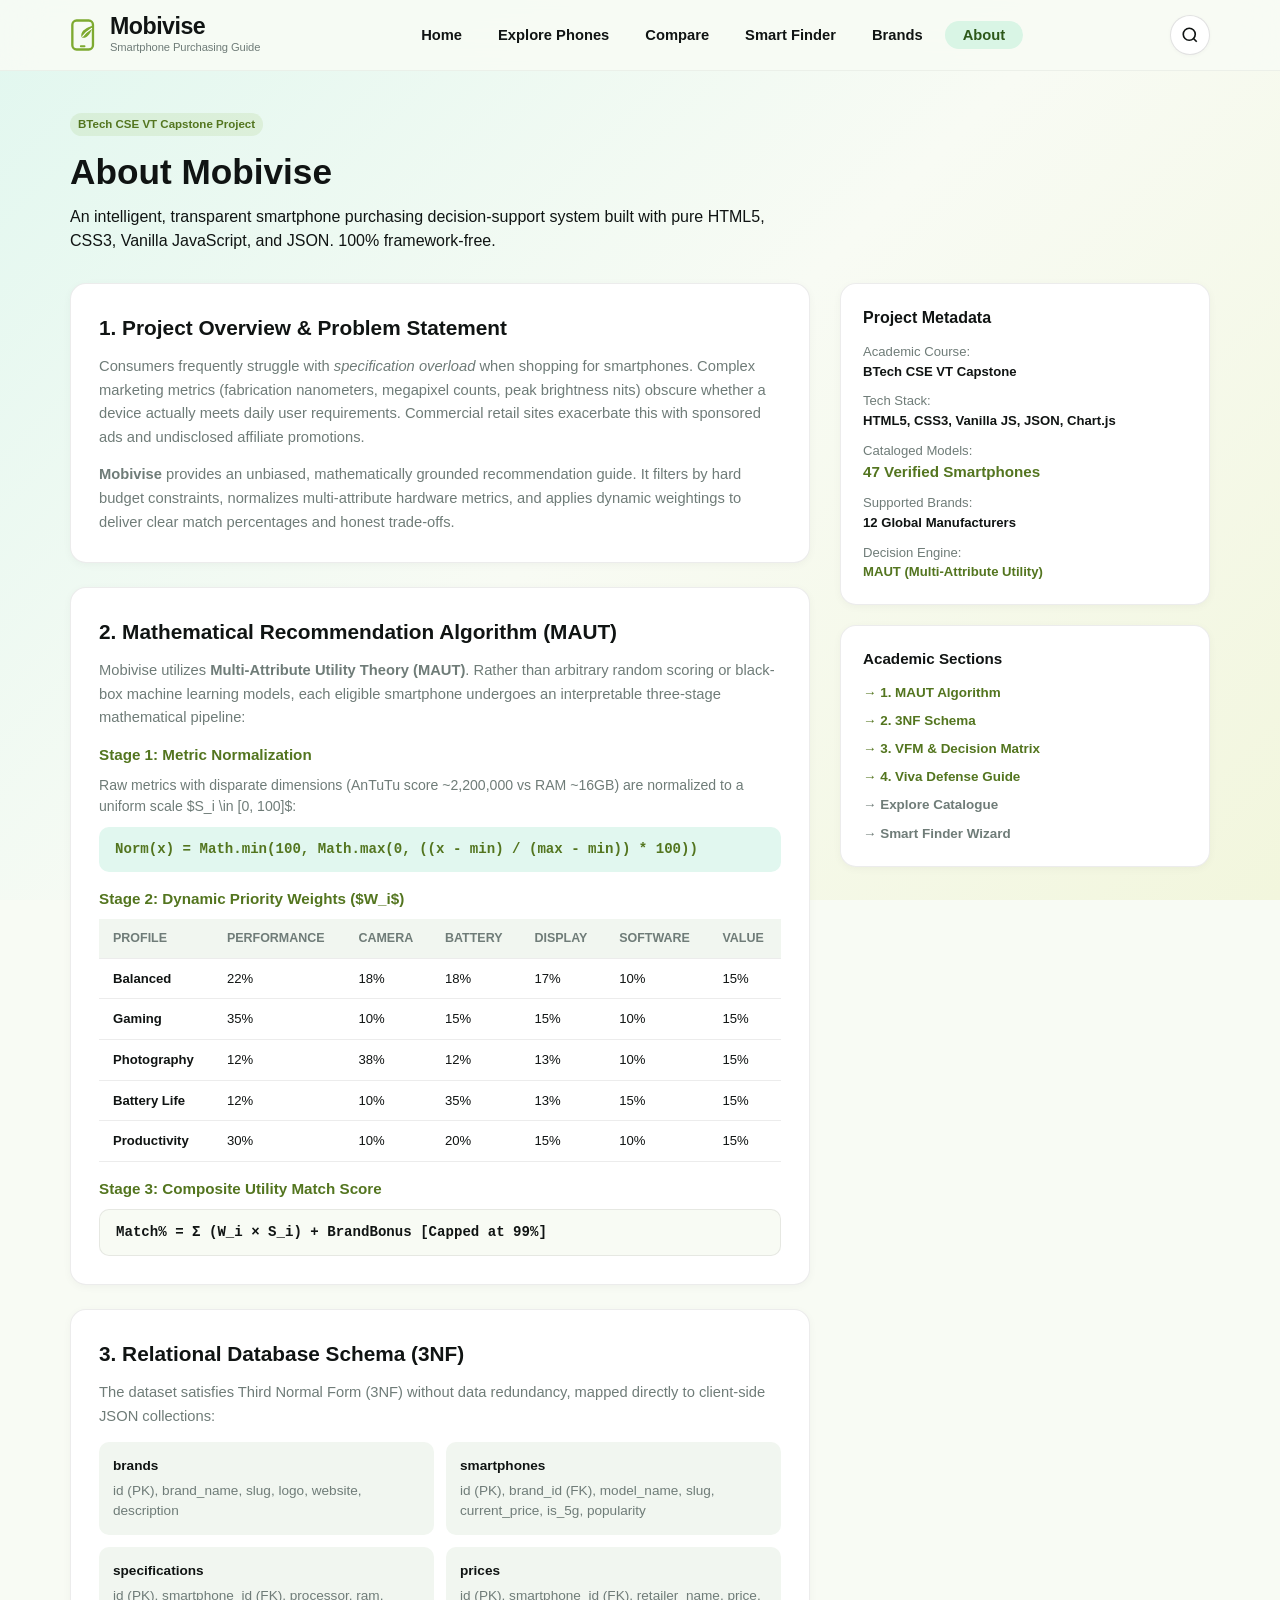
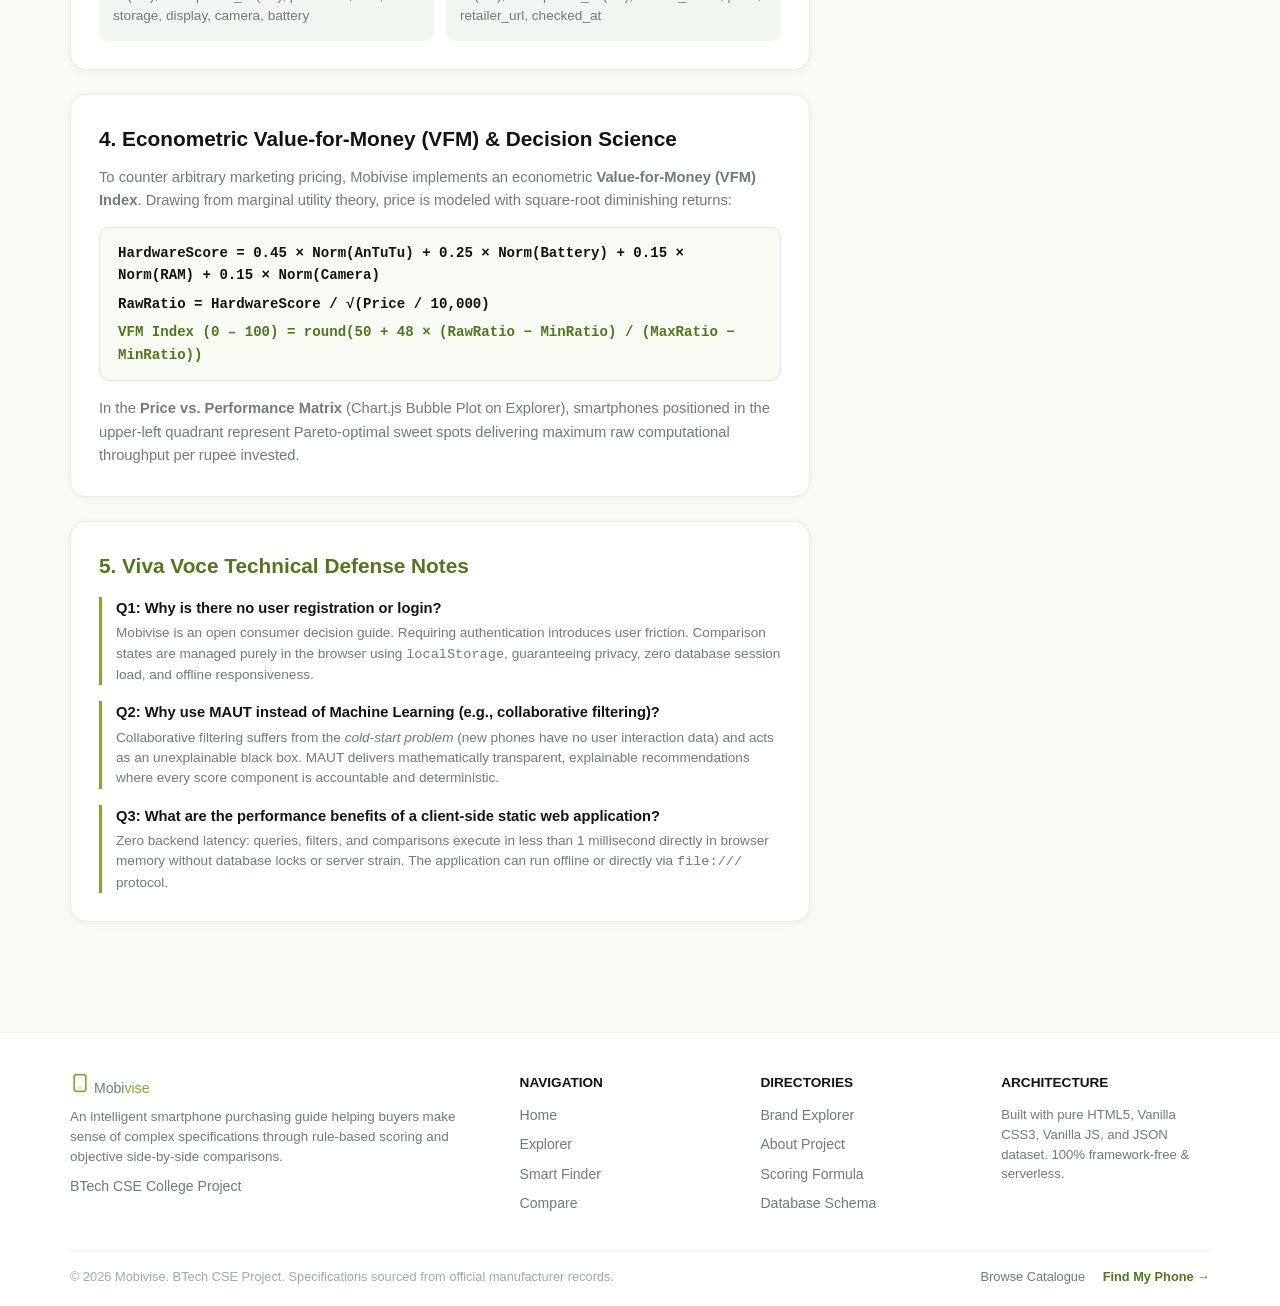
<file: mobivise/about.html>
<!DOCTYPE html>
<html lang="en">
<head>
  <meta charset="UTF-8">
  <meta name="viewport" content="width=device-width, initial-scale=1.0">
  <title>About &amp; Academic Documentation — Mobivise</title>
  
  <link rel="stylesheet" href="assets/css/style.css">
  <link rel="stylesheet" href="assets/css/components.css">
  <link rel="stylesheet" href="assets/css/responsive.css">

  <link rel="icon" href="data:image/svg+xml,<svg xmlns=%22http://www.w3.org/2000/svg%22 viewBox=%220 0 24 24%22 fill=%22none%22 stroke=%22%237EAA31%22 stroke-width=%222%22><rect x=%225%22 y=%222%22 width=%2214%22 height=%2220%22 rx=%223%22/><path d=%22M12 18h.01%22/></svg>">
</head>
<body>
  <!-- Clean Apple-style Botanical Navbar -->
  <header class="navbar">
    <div class="container navbar-inner">
      <!-- Brand Logo -->
      <a href="index.html" class="brand-logo-wrap">
        <svg class="brand-phone-leaf" width="30" height="34" viewBox="0 0 32 36" fill="none" xmlns="http://www.w3.org/2000/svg">
          <rect x="2.5" y="2.5" width="22" height="31" rx="4.5" stroke="#7EAA31" stroke-width="2.5" fill="none"/>
          <line x1="11.5" y1="30" x2="15.5" y2="30" stroke="#7EAA31" stroke-width="2" stroke-linecap="round"/>
          <path d="M12 18C12 13 18 10 24 8C23 15 19 21 14 21C12 21 12 19 12 18Z" fill="#7EAA31"/>
          <path d="M13.5 19.5C16 16 19 13.5 23 11" stroke="#FFFFFF" stroke-width="1.2" stroke-linecap="round"/>
        </svg>
        <div class="brand-text-col">
          <span class="brand-title">Mobivise</span>
          <span class="brand-sub">Smartphone Purchasing Guide</span>
        </div>
      </a>

      <!-- Center Nav Links -->
      <nav>
        <ul class="nav-links">
          <li><a href="index.html">Home</a></li>
          <li><a href="products.html">Explore Phones</a></li>
          <li>
            <a href="compare.html" class="compare-nav-link">
              Compare <span class="compare-count-badge" style="display:none;">0</span>
            </a>
          </li>
          <li><a href="recommendations.html">Smart Finder</a></li>
          <li><a href="brands.html">Brands</a></li>
          <li><a href="about.html" class="active">About</a></li>
        </ul>
      </nav>

      <!-- Right Action: Circular Search Button -->
      <div class="nav-actions">
        <button type="button" class="btn-circle-search" id="btnOpenSearchModal" aria-label="Search smartphones">
          <svg width="18" height="18" fill="none" stroke="currentColor" stroke-width="2.2" viewBox="0 0 24 24"><circle cx="11" cy="11" r="8"></circle><line x1="21" y1="21" x2="16.65" y2="16.65"></line></svg>
        </button>
        <button class="btn-mobile-toggle" aria-label="Menu" onclick="document.querySelector('.nav-links').classList.toggle('open');">
          <svg width="22" height="22" fill="none" stroke="currentColor" stroke-width="2" viewBox="0 0 24 24"><line x1="3" y1="12" x2="21" y2="12"/><line x1="3" y1="6" x2="21" y2="6"/><line x1="3" y1="18" x2="21" y2="18"/></svg>
        </button>
      </div>
    </div>
  </header>

  <!-- Global Quick Search Overlay Modal -->
  <div id="globalSearchModal" class="search-modal-backdrop" style="display:none;">
    <div class="search-modal-card">
      <div class="search-modal-header">
        <svg width="20" height="20" fill="none" stroke="#6F7C78" stroke-width="2" viewBox="0 0 24 24"><circle cx="11" cy="11" r="8"></circle><line x1="21" y1="21" x2="16.65" y2="16.65"></line></svg>
        <input type="text" id="modalSearchInput" placeholder="Search smartphone model, brand, processor..." autocomplete="off">
        <button type="button" id="btnCloseSearchModal" class="search-modal-close">&times;</button>
      </div>
      <div id="modalSearchSuggest" class="search-modal-results"></div>
    </div>
  </div>

  <main class="main-content">
    <div class="container" style="padding-top: 24px; padding-bottom: 60px;">
      <!-- Page Header -->
      <div class="page-header" style="text-align: left; margin-bottom: 30px;">
        <div class="badge-brand" style="margin-bottom: 10px; display: inline-flex;">BTech CSE VT Capstone Project</div>
        <h1 class="page-header-title" style="font-size: 2.2rem; margin-bottom: 6px;">About Mobivise</h1>
        <p class="page-header-desc" style="margin: 0; font-size: 1rem; max-width: 720px;">
          An intelligent, transparent smartphone purchasing decision-support system built with pure HTML5, CSS3, Vanilla JavaScript, and JSON. 100% framework-free.
        </p>
      </div>

      <div style="display: grid; grid-template-columns: 2fr 1fr; gap: 30px; align-items: start;">
        <!-- Left: Main Content Articles -->
        <div>
          <!-- 1. Vision & Purpose -->
          <section style="background: #FFFFFF; border: 1px solid var(--border-light); border-radius: 16px; padding: 28px; margin-bottom: 24px; box-shadow: var(--shadow-sm);">
            <h2 style="font-size: 1.3rem; font-weight: 800; color: var(--text-primary); margin-bottom: 12px;">
              1. Project Overview &amp; Problem Statement
            </h2>
            <p style="color: var(--text-secondary); line-height: 1.6; margin-bottom: 14px; font-size: 0.92rem;">
              Consumers frequently struggle with <em>specification overload</em> when shopping for smartphones. Complex marketing metrics (fabrication nanometers, megapixel counts, peak brightness nits) obscure whether a device actually meets daily user requirements. Commercial retail sites exacerbate this with sponsored ads and undisclosed affiliate promotions.
            </p>
            <p style="color: var(--text-secondary); line-height: 1.6; font-size: 0.92rem; margin: 0;">
              <strong>Mobivise</strong> provides an unbiased, mathematically grounded recommendation guide. It filters by hard budget constraints, normalizes multi-attribute hardware metrics, and applies dynamic weightings to deliver clear match percentages and honest trade-offs.
            </p>
          </section>

          <!-- 2. Mathematical Recommendation Algorithm -->
          <section id="algorithm" style="background: #FFFFFF; border: 1px solid var(--border-light); border-radius: 16px; padding: 28px; margin-bottom: 24px; box-shadow: var(--shadow-sm);">
            <h2 style="font-size: 1.3rem; font-weight: 800; color: var(--text-primary); margin-bottom: 12px;">
              2. Mathematical Recommendation Algorithm (MAUT)
            </h2>
            <p style="color: var(--text-secondary); line-height: 1.6; margin-bottom: 14px; font-size: 0.92rem;">
              Mobivise utilizes <strong>Multi-Attribute Utility Theory (MAUT)</strong>. Rather than arbitrary random scoring or black-box machine learning models, each eligible smartphone undergoes an interpretable three-stage mathematical pipeline:
            </p>

            <h3 style="font-size: 0.95rem; font-weight: 700; color: var(--forest-green); margin-bottom: 8px;">Stage 1: Metric Normalization</h3>
            <p style="color: var(--text-secondary); font-size: 0.88rem; line-height: 1.5; margin-bottom: 10px;">
              Raw metrics with disparate dimensions (AnTuTu score ~2,200,000 vs RAM ~16GB) are normalized to a uniform scale $S_i \in [0, 100]$:
            </p>
            <div style="background: #E1F7EF; color: var(--forest-green); padding: 12px 16px; border-radius: 10px; font-family: monospace; font-size: 0.88rem; margin-bottom: 16px; font-weight: 600;">
              Norm(x) = Math.min(100, Math.max(0, ((x - min) / (max - min)) * 100))
            </div>

            <h3 style="font-size: 0.95rem; font-weight: 700; color: var(--forest-green); margin-bottom: 8px;">Stage 2: Dynamic Priority Weights ($W_i$)</h3>
            <div class="table-responsive" style="margin-bottom: 16px; overflow-x: auto;">
              <table class="custom-table" style="font-size: 0.82rem;">
                <thead>
                  <tr>
                    <th>Profile</th>
                    <th>Performance</th>
                    <th>Camera</th>
                    <th>Battery</th>
                    <th>Display</th>
                    <th>Software</th>
                    <th>Value</th>
                  </tr>
                </thead>
                <tbody>
                  <tr><td><strong>Balanced</strong></td><td>22%</td><td>18%</td><td>18%</td><td>17%</td><td>10%</td><td>15%</td></tr>
                  <tr><td><strong>Gaming</strong></td><td>35%</td><td>10%</td><td>15%</td><td>15%</td><td>10%</td><td>15%</td></tr>
                  <tr><td><strong>Photography</strong></td><td>12%</td><td>38%</td><td>12%</td><td>13%</td><td>10%</td><td>15%</td></tr>
                  <tr><td><strong>Battery Life</strong></td><td>12%</td><td>10%</td><td>35%</td><td>13%</td><td>15%</td><td>15%</td></tr>
                  <tr><td><strong>Productivity</strong></td><td>30%</td><td>10%</td><td>20%</td><td>15%</td><td>10%</td><td>15%</td></tr>
                </tbody>
              </table>
            </div>

            <h3 style="font-size: 0.95rem; font-weight: 700; color: var(--forest-green); margin-bottom: 8px;">Stage 3: Composite Utility Match Score</h3>
            <div style="background: #F8FBF4; border: 1px solid var(--border-light); color: var(--text-primary); padding: 12px 16px; border-radius: 10px; font-family: monospace; font-size: 0.88rem; font-weight: 600;">
              Match% = &Sigma; (W_i &times; S_i) + BrandBonus [Capped at 99%]
            </div>
          </section>

          <!-- 3. Relational Database Schema -->
          <section id="schema" style="background: #FFFFFF; border: 1px solid var(--border-light); border-radius: 16px; padding: 28px; margin-bottom: 24px; box-shadow: var(--shadow-sm);">
            <h2 style="font-size: 1.3rem; font-weight: 800; color: var(--text-primary); margin-bottom: 12px;">
              3. Relational Database Schema (3NF)
            </h2>
            <p style="color: var(--text-secondary); line-height: 1.6; font-size: 0.92rem; margin-bottom: 14px;">
              The dataset satisfies Third Normal Form (3NF) without data redundancy, mapped directly to client-side JSON collections:
            </p>
            <div style="display: grid; grid-template-columns: 1fr 1fr; gap: 12px; font-size: 0.85rem;">
              <div style="background: var(--bg-subtle); padding: 14px; border-radius: 10px;">
                <strong style="color: var(--text-primary);">brands</strong>
                <p style="color: var(--text-secondary); margin: 4px 0 0;">id (PK), brand_name, slug, logo, website, description</p>
              </div>
              <div style="background: var(--bg-subtle); padding: 14px; border-radius: 10px;">
                <strong style="color: var(--text-primary);">smartphones</strong>
                <p style="color: var(--text-secondary); margin: 4px 0 0;">id (PK), brand_id (FK), model_name, slug, current_price, is_5g, popularity</p>
              </div>
              <div style="background: var(--bg-subtle); padding: 14px; border-radius: 10px;">
                <strong style="color: var(--text-primary);">specifications</strong>
                <p style="color: var(--text-secondary); margin: 4px 0 0;">id (PK), smartphone_id (FK), processor, ram, storage, display, camera, battery</p>
              </div>
              <div style="background: var(--bg-subtle); padding: 14px; border-radius: 10px;">
                <strong style="color: var(--text-primary);">prices</strong>
                <p style="color: var(--text-secondary); margin: 4px 0 0;">id (PK), smartphone_id (FK), retailer_name, price, retailer_url, checked_at</p>
              </div>
            </div>
          </section>

          <!-- 4. Econometric Value-for-Money (VFM) Index & Scatter Analytics Matrix -->
          <section id="vfm-analytics" style="background: #FFFFFF; border: 1px solid var(--border-light); border-radius: 16px; padding: 28px; margin-bottom: 24px; box-shadow: var(--shadow-sm);">
            <h2 style="font-size: 1.3rem; font-weight: 800; color: var(--text-primary); margin-bottom: 12px;">
              4. Econometric Value-for-Money (VFM) &amp; Decision Science
            </h2>
            <p style="color: var(--text-secondary); line-height: 1.6; font-size: 0.92rem; margin-bottom: 14px;">
              To counter arbitrary marketing pricing, Mobivise implements an econometric <strong>Value-for-Money (VFM) Index</strong>. Drawing from marginal utility theory, price is modeled with square-root diminishing returns:
            </p>
            <div style="background: #F8FBF4; border: 1px solid var(--border-light); color: var(--text-primary); padding: 14px 18px; border-radius: 10px; font-family: monospace; font-size: 0.88rem; font-weight: 600; line-height: 1.6; margin-bottom: 16px;">
              <div>HardwareScore = 0.45 &times; Norm(AnTuTu) + 0.25 &times; Norm(Battery) + 0.15 &times; Norm(RAM) + 0.15 &times; Norm(Camera)</div>
              <div style="margin-top: 6px;">RawRatio = HardwareScore / &radic;(Price / 10,000)</div>
              <div style="margin-top: 6px; color: var(--forest-green);">VFM Index (0 &ndash; 100) = round(50 + 48 &times; (RawRatio &minus; MinRatio) / (MaxRatio &minus; MinRatio))</div>
            </div>
            <p style="color: var(--text-secondary); line-height: 1.6; font-size: 0.92rem; margin-bottom: 0;">
              In the <strong>Price vs. Performance Matrix</strong> (Chart.js Bubble Plot on Explorer), smartphones positioned in the upper-left quadrant represent Pareto-optimal sweet spots delivering maximum raw computational throughput per rupee invested.
            </p>
          </section>

          <!-- 5. Viva Voce Preparation Guide -->
          <section id="viva" style="background: #FFFFFF; border: 1px solid var(--border-light); border-radius: 16px; padding: 28px; box-shadow: var(--shadow-sm);">
            <h2 style="font-size: 1.3rem; font-weight: 800; color: var(--forest-green); margin-bottom: 16px;">
              5. Viva Voce Technical Defense Notes
            </h2>

            <div style="display: flex; flex-direction: column; gap: 16px;">
              <div style="border-left: 3px solid var(--brand-green); padding-left: 14px;">
                <div style="font-weight: 700; font-size: 0.92rem; color: var(--text-primary); margin-bottom: 4px;">
                  Q1: Why is there no user registration or login?
                </div>
                <p style="font-size: 0.85rem; color: var(--text-secondary); line-height: 1.5; margin: 0;">
                  Mobivise is an open consumer decision guide. Requiring authentication introduces user friction. Comparison states are managed purely in the browser using <code>localStorage</code>, guaranteeing privacy, zero database session load, and offline responsiveness.
                </p>
              </div>

              <div style="border-left: 3px solid var(--brand-green); padding-left: 14px;">
                <div style="font-weight: 700; font-size: 0.92rem; color: var(--text-primary); margin-bottom: 4px;">
                  Q2: Why use MAUT instead of Machine Learning (e.g., collaborative filtering)?
                </div>
                <p style="font-size: 0.85rem; color: var(--text-secondary); line-height: 1.5; margin: 0;">
                  Collaborative filtering suffers from the <em>cold-start problem</em> (new phones have no user interaction data) and acts as an unexplainable black box. MAUT delivers mathematically transparent, explainable recommendations where every score component is accountable and deterministic.
                </p>
              </div>

              <div style="border-left: 3px solid var(--brand-green); padding-left: 14px;">
                <div style="font-weight: 700; font-size: 0.92rem; color: var(--text-primary); margin-bottom: 4px;">
                  Q3: What are the performance benefits of a client-side static web application?
                </div>
                <p style="font-size: 0.85rem; color: var(--text-secondary); line-height: 1.5; margin: 0;">
                  Zero backend latency: queries, filters, and comparisons execute in less than 1 millisecond directly in browser memory without database locks or server strain. The application can run offline or directly via <code>file:///</code> protocol.
                </p>
              </div>
            </div>
          </section>
        </div>

        <!-- Right: Sidebar Meta & Navigation -->
        <aside style="position: sticky; top: 90px;">
          <!-- Quick Meta Card -->
          <div style="background: #FFFFFF; border: 1px solid var(--border-light); border-radius: 16px; padding: 22px; margin-bottom: 20px; box-shadow: var(--shadow-sm);">
            <h3 style="font-size: 1rem; font-weight: 800; color: var(--text-primary); margin-bottom: 12px;">
              Project Metadata
            </h3>
            <div style="display: flex; flex-direction: column; gap: 10px; font-size: 0.82rem;">
              <div>
                <span style="color: var(--text-secondary); display: block;">Academic Course:</span>
                <strong style="color: var(--text-primary);">BTech CSE VT Capstone</strong>
              </div>
              <div>
                <span style="color: var(--text-secondary); display: block;">Tech Stack:</span>
                <strong style="color: var(--text-primary);">HTML5, CSS3, Vanilla JS, JSON, Chart.js</strong>
              </div>
              <div>
                <span style="color: var(--text-secondary); display: block;">Cataloged Models:</span>
                <strong style="color: var(--forest-green); font-size: 0.95rem;">47 Verified Smartphones</strong>
              </div>
              <div>
                <span style="color: var(--text-secondary); display: block;">Supported Brands:</span>
                <strong style="color: var(--text-primary);">12 Global Manufacturers</strong>
              </div>
              <div>
                <span style="color: var(--text-secondary); display: block;">Decision Engine:</span>
                <strong style="color: var(--forest-green);">MAUT (Multi-Attribute Utility)</strong>
              </div>
            </div>
          </div>

          <!-- Section Links -->
          <div style="background: #FFFFFF; border: 1px solid var(--border-light); border-radius: 16px; padding: 22px; box-shadow: var(--shadow-sm);">
            <h3 style="font-size: 0.95rem; font-weight: 800; color: var(--text-primary); margin-bottom: 12px;">
              Academic Sections
            </h3>
            <ul style="list-style: none; padding: 0; margin: 0; display: flex; flex-direction: column; gap: 8px; font-size: 0.84rem; font-weight: 600;">
              <li><a href="#algorithm" style="color: var(--forest-green);">&rarr; 1. MAUT Algorithm</a></li>
              <li><a href="#schema" style="color: var(--forest-green);">&rarr; 2. 3NF Schema</a></li>
              <li><a href="#vfm-analytics" style="color: var(--forest-green);">&rarr; 3. VFM &amp; Decision Matrix</a></li>
              <li><a href="#viva" style="color: var(--forest-green);">&rarr; 4. Viva Defense Guide</a></li>
              <li><a href="products.html" style="color: var(--text-secondary);">&rarr; Explore Catalogue</a></li>
              <li><a href="recommendations.html" style="color: var(--text-secondary);">&rarr; Smart Finder Wizard</a></li>
            </ul>
          </div>
        </aside>
      </div>
    </div>
  </main>

  <!-- Clean Apple-style Footer -->
  <footer class="site-footer">
    <div class="container">
      <div class="footer-grid">
        <div class="footer-brand">
          <div class="brand-logo" style="margin-bottom: 8px;">
            <svg viewBox="0 0 24 24" fill="none" stroke="currentColor" stroke-width="2" stroke-linecap="round" stroke-linejoin="round" style="width:20px;height:20px;stroke:var(--brand-green);"><rect x="5" y="2" width="14" height="20" rx="3"></rect><line x1="12" y1="18" x2="12.01" y2="18"></line></svg>
            <span>Mobi<span style="color:var(--brand-green);">vise</span></span>
          </div>
          <p>
            An intelligent smartphone purchasing guide helping buyers make sense of complex specifications through rule-based scoring and objective side-by-side comparisons.
          </p>
          <span class="footer-badge">BTech CSE College Project</span>
        </div>

        <div class="footer-col">
          <h4>Navigation</h4>
          <ul>
            <li><a href="index.html">Home</a></li>
            <li><a href="products.html">Explorer</a></li>
            <li><a href="recommendations.html">Smart Finder</a></li>
            <li><a href="compare.html">Compare</a></li>
          </ul>
        </div>

        <div class="footer-col">
          <h4>Directories</h4>
          <ul>
            <li><a href="brands.html">Brand Explorer</a></li>
            <li><a href="about.html">About Project</a></li>
            <li><a href="about.html#algorithm">Scoring Formula</a></li>
            <li><a href="about.html#schema">Database Schema</a></li>
          </ul>
        </div>

        <div class="footer-col">
          <h4>Architecture</h4>
          <p style="font-size: 0.82rem; color: var(--text-secondary); line-height: 1.5;">
            Built with pure HTML5, Vanilla CSS3, Vanilla JS, and JSON dataset. 100% framework-free &amp; serverless.
          </p>
        </div>
      </div>

      <div class="footer-bottom">
        <div>&copy; 2026 Mobivise. BTech CSE Project. Specifications sourced from official manufacturer records.</div>
        <div>
          <a href="products.html" style="color:var(--text-secondary);margin-right:14px;">Browse Catalogue</a>
          <a href="recommendations.html" style="color:var(--forest-green);font-weight:700;">Find My Phone &rarr;</a>
        </div>
      </div>
    </div>
  </footer>

  <!-- Scripts -->
  <script src="data/smartphones-data.js?v=2.1"></script>
  <script src="assets/js/main.js?v=2.1"></script>
</body>
</html>
</file>
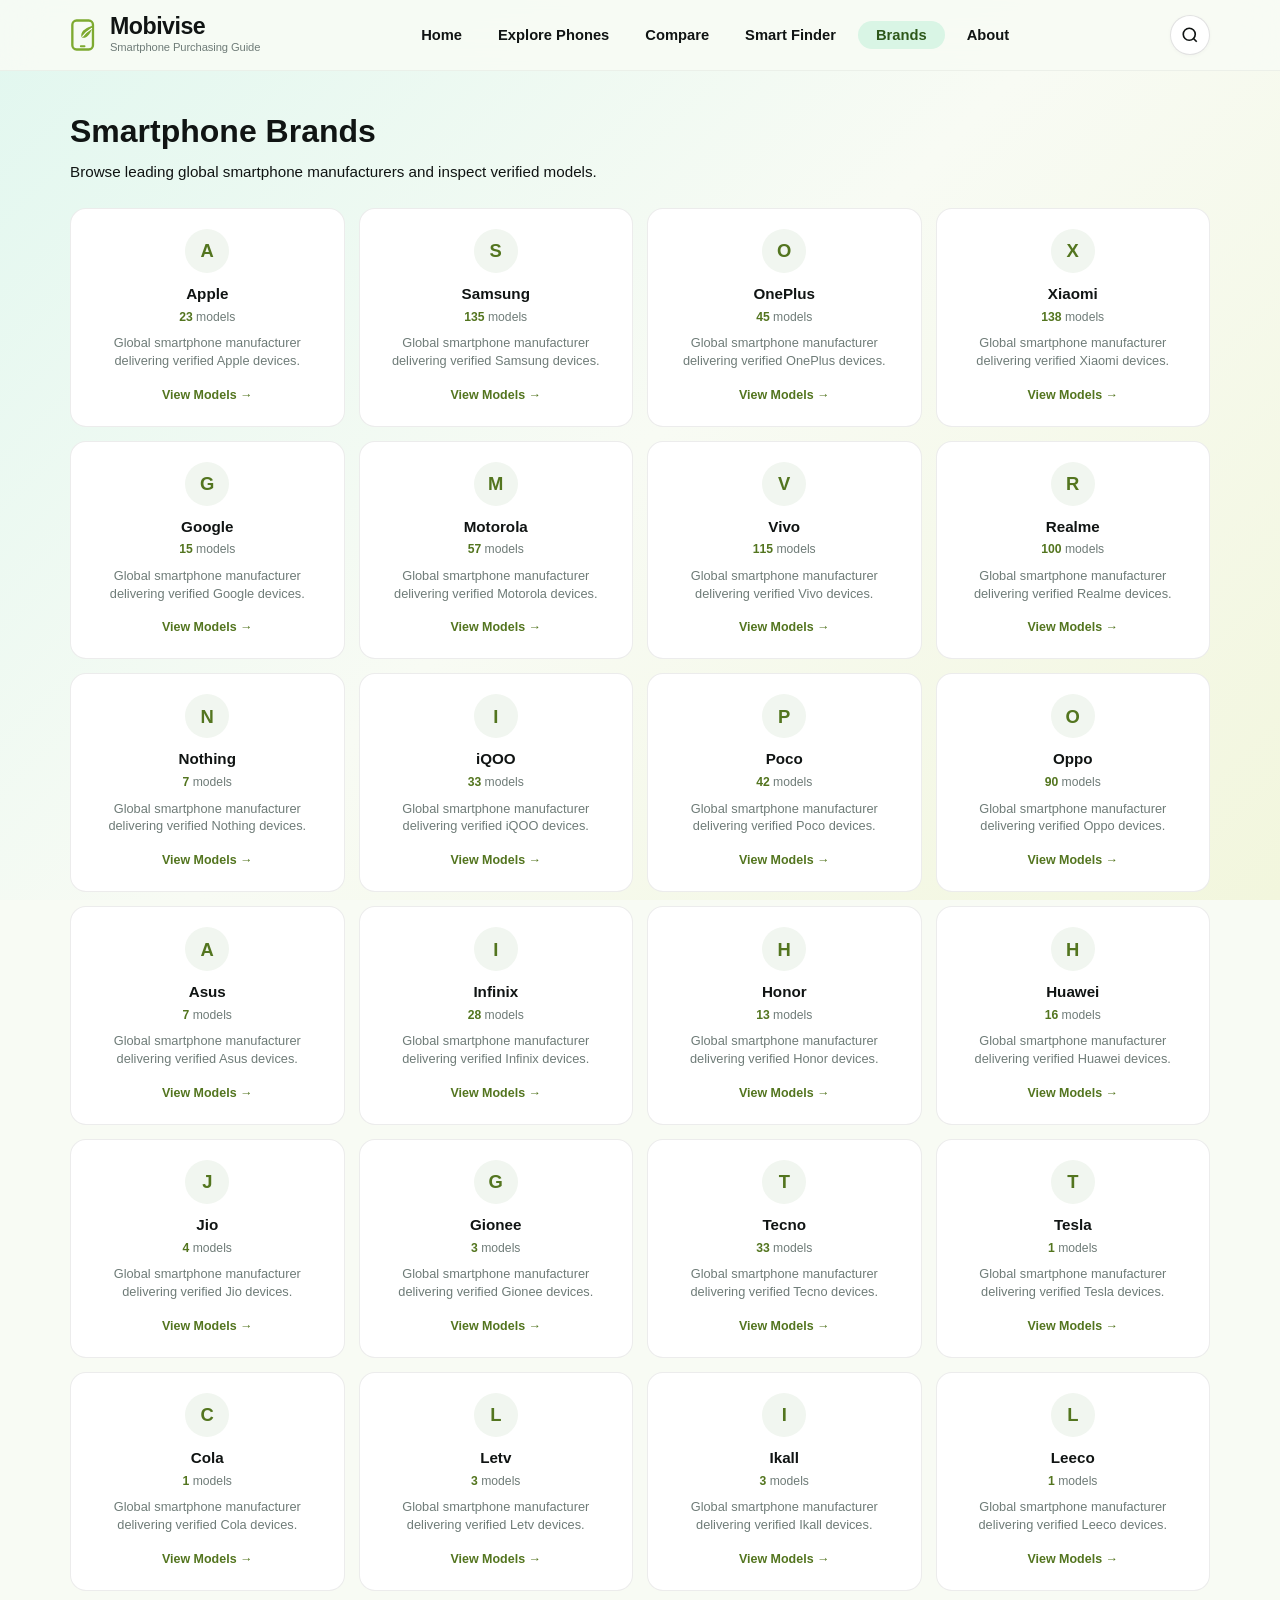
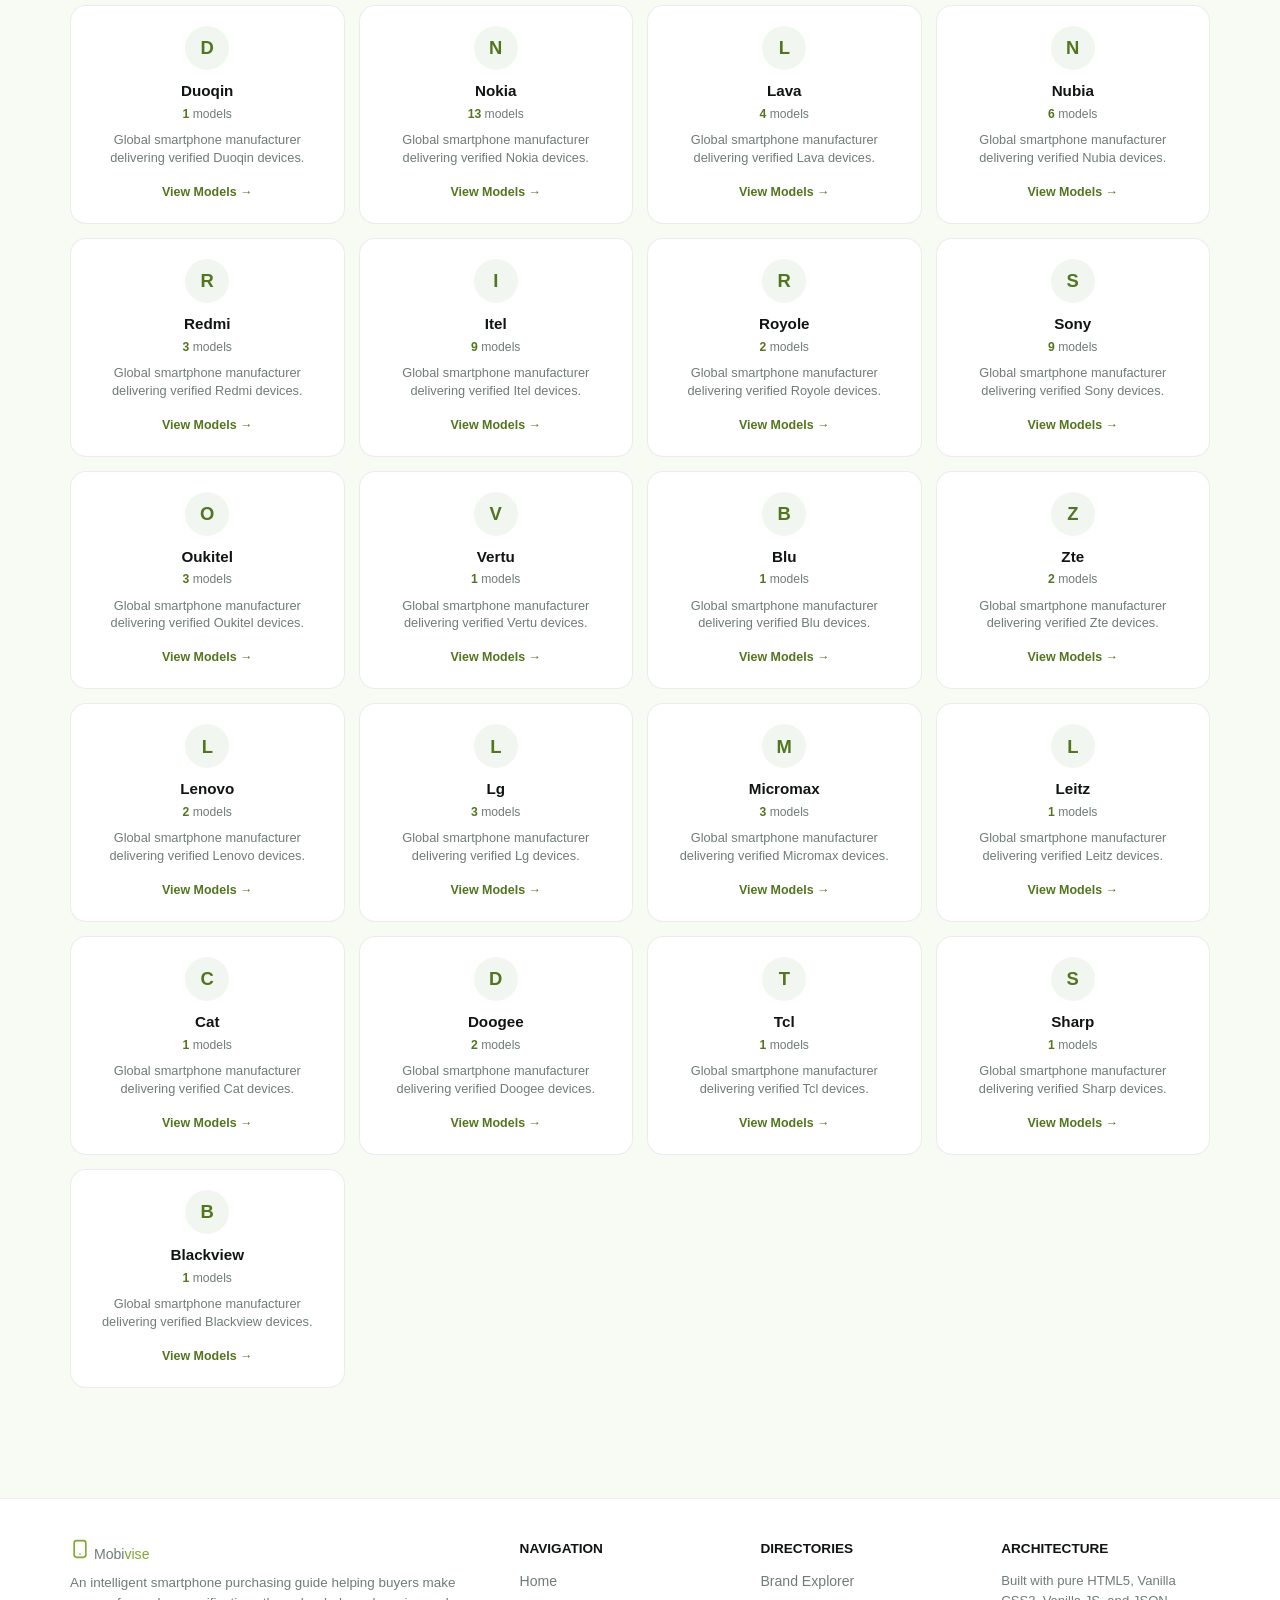
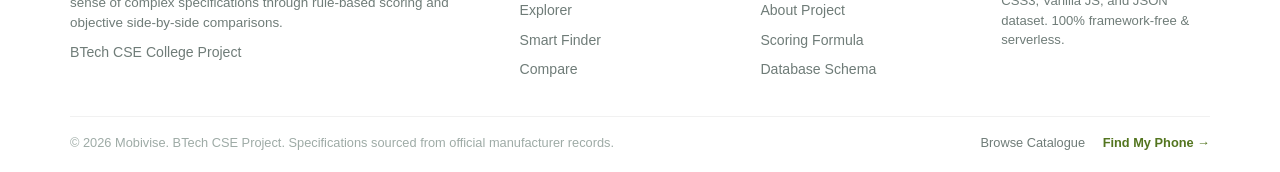
<file: mobivise/brands.html>
<!DOCTYPE html>
<html lang="en">
<head>
  <meta charset="UTF-8">
  <meta name="viewport" content="width=device-width, initial-scale=1.0">
  <title>Smartphone Brands — Mobivise</title>
  
  <link rel="stylesheet" href="assets/css/style.css">
  <link rel="stylesheet" href="assets/css/components.css">
  <link rel="stylesheet" href="assets/css/responsive.css">

  <link rel="icon" href="data:image/svg+xml,<svg xmlns=%22http://www.w3.org/2000/svg%22 viewBox=%220 0 24 24%22 fill=%22none%22 stroke=%22%237EAA31%22 stroke-width=%222%22><rect x=%225%22 y=%222%22 width=%2214%22 height=%2220%22 rx=%223%22/><path d=%22M12 18h.01%22/></svg>">
</head>
<body>
  <!-- Clean Apple-style Botanical Navbar -->
  <header class="navbar">
    <div class="container navbar-inner">
      <!-- Brand Logo -->
      <a href="index.html" class="brand-logo-wrap">
        <svg class="brand-phone-leaf" width="30" height="34" viewBox="0 0 32 36" fill="none" xmlns="http://www.w3.org/2000/svg">
          <rect x="2.5" y="2.5" width="22" height="31" rx="4.5" stroke="#7EAA31" stroke-width="2.5" fill="none"/>
          <line x1="11.5" y1="30" x2="15.5" y2="30" stroke="#7EAA31" stroke-width="2" stroke-linecap="round"/>
          <path d="M12 18C12 13 18 10 24 8C23 15 19 21 14 21C12 21 12 19 12 18Z" fill="#7EAA31"/>
          <path d="M13.5 19.5C16 16 19 13.5 23 11" stroke="#FFFFFF" stroke-width="1.2" stroke-linecap="round"/>
        </svg>
        <div class="brand-text-col">
          <span class="brand-title">Mobivise</span>
          <span class="brand-sub">Smartphone Purchasing Guide</span>
        </div>
      </a>

      <!-- Center Nav Links -->
      <nav>
        <ul class="nav-links">
          <li><a href="index.html">Home</a></li>
          <li><a href="products.html">Explore Phones</a></li>
          <li>
            <a href="compare.html" class="compare-nav-link">
              Compare <span class="compare-count-badge" style="display:none;">0</span>
            </a>
          </li>
          <li><a href="recommendations.html">Smart Finder</a></li>
          <li><a href="brands.html" class="active">Brands</a></li>
          <li><a href="about.html">About</a></li>
        </ul>
      </nav>

      <!-- Right Action: Circular Search Button -->
      <div class="nav-actions">
        <button type="button" class="btn-circle-search" id="btnOpenSearchModal" aria-label="Search smartphones">
          <svg width="18" height="18" fill="none" stroke="currentColor" stroke-width="2.2" viewBox="0 0 24 24"><circle cx="11" cy="11" r="8"></circle><line x1="21" y1="21" x2="16.65" y2="16.65"></line></svg>
        </button>
        <button class="btn-mobile-toggle" aria-label="Menu" onclick="document.querySelector('.nav-links').classList.toggle('open');">
          <svg width="22" height="22" fill="none" stroke="currentColor" stroke-width="2" viewBox="0 0 24 24"><line x1="3" y1="12" x2="21" y2="12"/><line x1="3" y1="6" x2="21" y2="6"/><line x1="3" y1="18" x2="21" y2="18"/></svg>
        </button>
      </div>
    </div>
  </header>

  <!-- Global Quick Search Overlay Modal -->
  <div id="globalSearchModal" class="search-modal-backdrop" style="display:none;">
    <div class="search-modal-card">
      <div class="search-modal-header">
        <svg width="20" height="20" fill="none" stroke="#6F7C78" stroke-width="2" viewBox="0 0 24 24"><circle cx="11" cy="11" r="8"></circle><line x1="21" y1="21" x2="16.65" y2="16.65"></line></svg>
        <input type="text" id="modalSearchInput" placeholder="Search smartphone model, brand, processor..." autocomplete="off">
        <button type="button" id="btnCloseSearchModal" class="search-modal-close">&times;</button>
      </div>
      <div id="modalSearchSuggest" class="search-modal-results"></div>
    </div>
  </div>

  <main class="main-content">
    <div class="container" style="padding-top: 20px; padding-bottom: 60px;">
      
      <!-- Dynamic Header -->
      <div class="page-header" id="brandsHeaderContainer" style="text-align:left; margin-bottom:24px;">
        <!-- Populated via assets/js/brands.js -->
      </div>

      <!-- 1. All Brands Grid View -->
      <div class="brands-grid" id="allBrandsGrid" style="grid-template-columns: repeat(auto-fill, minmax(240px, 1fr));">
        <!-- Populated via assets/js/brands.js -->
      </div>

      <!-- 2. Single Brand Filtered Phones View -->
      <div id="brandPhonesSection" style="display:none;">
        <div class="product-cards-grid" id="brandPhonesGrid">
          <!-- Populated via assets/js/brands.js with exact device images -->
        </div>
      </div>

    </div>
  </main>

  <!-- Clean Apple-style Footer -->
  <footer class="site-footer">
    <div class="container">
      <div class="footer-grid">
        <div class="footer-brand">
          <div class="brand-logo" style="margin-bottom: 8px;">
            <svg viewBox="0 0 24 24" fill="none" stroke="currentColor" stroke-width="2" stroke-linecap="round" stroke-linejoin="round" style="width:20px;height:20px;stroke:var(--brand-green);"><rect x="5" y="2" width="14" height="20" rx="3"></rect><line x1="12" y1="18" x2="12.01" y2="18"></line></svg>
            <span>Mobi<span style="color:var(--brand-green);">vise</span></span>
          </div>
          <p>
            An intelligent smartphone purchasing guide helping buyers make sense of complex specifications through rule-based scoring and objective side-by-side comparisons.
          </p>
          <span class="footer-badge">BTech CSE College Project</span>
        </div>

        <div class="footer-col">
          <h4>Navigation</h4>
          <ul>
            <li><a href="index.html">Home</a></li>
            <li><a href="products.html">Explorer</a></li>
            <li><a href="recommendations.html">Smart Finder</a></li>
            <li><a href="compare.html">Compare</a></li>
          </ul>
        </div>

        <div class="footer-col">
          <h4>Directories</h4>
          <ul>
            <li><a href="brands.html">Brand Explorer</a></li>
            <li><a href="about.html">About Project</a></li>
            <li><a href="about.html#algorithm">Scoring Formula</a></li>
            <li><a href="about.html#schema">Database Schema</a></li>
          </ul>
        </div>

        <div class="footer-col">
          <h4>Architecture</h4>
          <p style="font-size: 0.82rem; color: var(--text-secondary); line-height: 1.5;">
            Built with pure HTML5, Vanilla CSS3, Vanilla JS, and JSON dataset. 100% framework-free &amp; serverless.
          </p>
        </div>
      </div>

      <div class="footer-bottom">
        <div>&copy; 2026 Mobivise. BTech CSE Project. Specifications sourced from official manufacturer records.</div>
        <div>
          <a href="products.html" style="color:var(--text-secondary);margin-right:14px;">Browse Catalogue</a>
          <a href="recommendations.html" style="color:var(--forest-green);font-weight:700;">Find My Phone &rarr;</a>
        </div>
      </div>
    </div>
  </footer>

  <!-- Scripts -->
  <script src="data/smartphones-data.js?v=2.1"></script>
  <script src="assets/js/main.js?v=2.1"></script>
  <script src="assets/js/brands.js?v=2.1"></script>
</body>
</html>
</file>
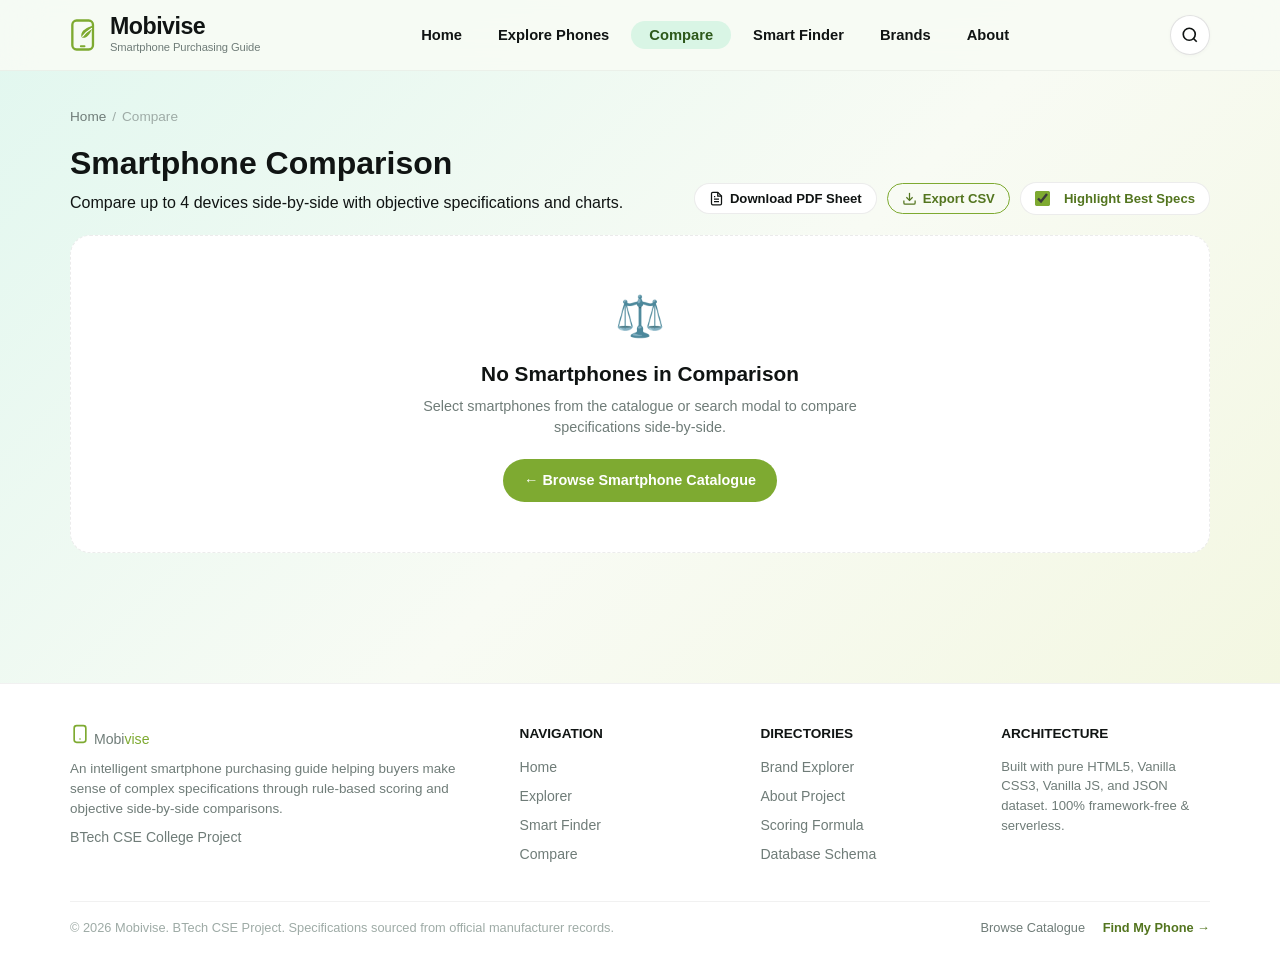
<file: mobivise/compare.html>
<!DOCTYPE html>
<html lang="en">
<head>
  <meta charset="UTF-8">
  <meta name="viewport" content="width=device-width, initial-scale=1.0">
  <title>Smartphone Comparison — Mobivise</title>
  
  <link rel="stylesheet" href="assets/css/style.css">
  <link rel="stylesheet" href="assets/css/components.css">
  <link rel="stylesheet" href="assets/css/responsive.css">

  <link rel="icon" href="data:image/svg+xml,<svg xmlns=%22http://www.w3.org/2000/svg%22 viewBox=%220 0 24 24%22 fill=%22none%22 stroke=%22%237EAA31%22 stroke-width=%222%22><rect x=%225%22 y=%222%22 width=%2214%22 height=%2220%22 rx=%223%22/><path d=%22M12 18h.01%22/></svg>">
</head>
<body>
  <!-- Clean Apple-style Botanical Navbar -->
  <header class="navbar">
    <div class="container navbar-inner">
      <!-- Brand Logo -->
      <a href="index.html" class="brand-logo-wrap">
        <svg class="brand-phone-leaf" width="30" height="34" viewBox="0 0 32 36" fill="none" xmlns="http://www.w3.org/2000/svg">
          <rect x="2.5" y="2.5" width="22" height="31" rx="4.5" stroke="#7EAA31" stroke-width="2.5" fill="none"/>
          <line x1="11.5" y1="30" x2="15.5" y2="30" stroke="#7EAA31" stroke-width="2" stroke-linecap="round"/>
          <path d="M12 18C12 13 18 10 24 8C23 15 19 21 14 21C12 21 12 19 12 18Z" fill="#7EAA31"/>
          <path d="M13.5 19.5C16 16 19 13.5 23 11" stroke="#FFFFFF" stroke-width="1.2" stroke-linecap="round"/>
        </svg>
        <div class="brand-text-col">
          <span class="brand-title">Mobivise</span>
          <span class="brand-sub">Smartphone Purchasing Guide</span>
        </div>
      </a>

      <!-- Center Nav Links -->
      <nav>
        <ul class="nav-links">
          <li><a href="index.html">Home</a></li>
          <li><a href="products.html">Explore Phones</a></li>
          <li>
            <a href="compare.html" class="compare-nav-link active">
              Compare <span class="compare-count-badge" style="display:none;">0</span>
            </a>
          </li>
          <li><a href="recommendations.html">Smart Finder</a></li>
          <li><a href="brands.html">Brands</a></li>
          <li><a href="about.html">About</a></li>
        </ul>
      </nav>

      <!-- Right Action: Circular Search Button -->
      <div class="nav-actions">
        <button type="button" class="btn-circle-search" id="btnOpenSearchModal" aria-label="Search smartphones">
          <svg width="18" height="18" fill="none" stroke="currentColor" stroke-width="2.2" viewBox="0 0 24 24"><circle cx="11" cy="11" r="8"></circle><line x1="21" y1="21" x2="16.65" y2="16.65"></line></svg>
        </button>
        <button class="btn-mobile-toggle" aria-label="Menu" onclick="document.querySelector('.nav-links').classList.toggle('open');">
          <svg width="22" height="22" fill="none" stroke="currentColor" stroke-width="2" viewBox="0 0 24 24"><line x1="3" y1="12" x2="21" y2="12"/><line x1="3" y1="6" x2="21" y2="6"/><line x1="3" y1="18" x2="21" y2="18"/></svg>
        </button>
      </div>
    </div>
  </header>

  <!-- Global Quick Search Overlay Modal -->
  <div id="globalSearchModal" class="search-modal-backdrop" style="display:none;">
    <div class="search-modal-card">
      <div class="search-modal-header">
        <svg width="20" height="20" fill="none" stroke="#6F7C78" stroke-width="2" viewBox="0 0 24 24"><circle cx="11" cy="11" r="8"></circle><line x1="21" y1="21" x2="16.65" y2="16.65"></line></svg>
        <input type="text" id="modalSearchInput" placeholder="Search smartphone model, brand, processor..." autocomplete="off">
        <button type="button" id="btnCloseSearchModal" class="search-modal-close">&times;</button>
      </div>
      <div id="modalSearchSuggest" class="search-modal-results"></div>
    </div>
  </div>

  <main class="main-content">
    <div class="container" style="padding-top: 20px; padding-bottom: 60px;">
      
      <!-- Print Only Publication Header -->
      <div class="print-only-header">
        <h2>Mobivise &mdash; Smartphone Specification Comparison Matrix</h2>
        <p>BTech CSE Capstone Project &bull; Objective Decision-Support Report &bull; Verified Official Records</p>
      </div>

      <!-- Page Header -->
      <div class="page-header">
        <div class="breadcrumb" style="margin-bottom: 12px;">
          <a href="index.html">Home</a>
          <span>/</span>
          <span>Compare</span>
        </div>
        <div style="display: flex; justify-content: space-between; align-items: flex-end; flex-wrap: wrap; gap: 12px;">
          <div>
            <h1 class="page-header-title" style="font-size:2rem; margin-bottom:4px;">Smartphone Comparison</h1>
            <p class="page-header-desc" style="margin:0;">Compare up to 4 devices side-by-side with objective specifications and charts.</p>
          </div>

          <div style="display:flex; gap:10px; align-items:center; flex-wrap:wrap;">
            <button type="button" id="btnExportPdf" class="btn btn-secondary btn-sm" style="display:inline-flex; align-items:center; gap:6px; border-radius:999px; padding:7px 14px; font-size:0.82rem; font-weight:700;">
              <svg width="15" height="15" fill="none" stroke="currentColor" stroke-width="2" viewBox="0 0 24 24"><path d="M14 2H6a2 2 0 0 0-2 2v16a2 2 0 0 0 2 2h12a2 2 0 0 0 2-2V8z"/><polyline points="14 2 14 8 20 8"/><line x1="16" y1="13" x2="8" y2="13"/><line x1="16" y1="17" x2="8" y2="17"/><polyline points="10 9 9 9 8 9"/></svg>
              <span>Download PDF Sheet</span>
            </button>
            <button type="button" id="btnExportCsv" class="btn btn-outline btn-sm" style="display:inline-flex; align-items:center; gap:6px; border-radius:999px; padding:7px 14px; font-size:0.82rem; font-weight:700;">
              <svg width="15" height="15" fill="none" stroke="currentColor" stroke-width="2" viewBox="0 0 24 24"><path d="M21 15v4a2 2 0 0 1-2 2H5a2 2 0 0 1-2-2v-4"/><polyline points="7 10 12 15 17 10"/><line x1="12" y1="15" x2="12" y2="3"/></svg>
              <span>Export CSV</span>
            </button>
            <label class="custom-control" style="background:#FFFFFF; padding:6px 14px; border-radius:999px; border:1px solid var(--border-light); cursor:pointer;">
              <input type="checkbox" id="toggleHighlightBest" checked>
              <span style="font-size:0.82rem; font-weight:700; color:var(--forest-green); margin-left:6px;">Highlight Best Specs</span>
            </label>
          </div>
        </div>
      </div>

      <!-- Empty State View -->
      <div id="compareEmptyState" style="display:none; background:#FFFFFF; border:1px dashed var(--border-light); border-radius:var(--radius-card); padding:50px 20px; text-align:center; margin:20px 0;">
        <div style="font-size: 2.5rem; margin-bottom: 12px;">⚖️</div>
        <h2 style="font-size:1.3rem; font-weight:800; color:#101413; margin-bottom:6px;">No Smartphones in Comparison</h2>
        <p style="font-size:0.9rem; color:#6F7C78; max-width:440px; margin:0 auto 20px;">
          Select smartphones from the catalogue or search modal to compare specifications side-by-side.
        </p>
        <a href="products.html" class="btn btn-primary">&larr; Browse Smartphone Catalogue</a>
      </div>

      <!-- Main Comparison Content Area -->
      <div id="compareContentArea">
        <!-- 1. Comparison Slots Bar (up to 4 slots) -->
        <div class="compare-selector-bar" id="compareSlotsBar">
          <!-- Populated dynamically via assets/js/comparison.js -->
        </div>

        <!-- 2. Visual Charts Container -->
        <div class="chart-container-box" id="compareChartsBox" style="margin-bottom: 32px;">
          <h2 style="font-size:1.2rem; font-weight:800; margin-bottom:4px;">Specification Visualizer</h2>
          <p style="font-size:0.85rem; color:var(--text-secondary); margin-bottom:16px;">Side-by-side multi-attribute radar matrix and benchmark comparisons.</p>
          <div class="chart-grid">
            <div style="height:280px; position:relative;">
              <canvas id="specsRadarChart"></canvas>
            </div>
            <div style="height:280px; position:relative;">
              <canvas id="benchmarkBarChart"></canvas>
            </div>
          </div>
        </div>

        <!-- 3. Side-by-Side Spec Table -->
        <div class="compare-table-wrap" id="compareTableWrap">
          <!-- Populated dynamically via assets/js/comparison.js -->
        </div>
      </div>

    </div>
  </main>

  <!-- Add Phone Modal for Slot Picking -->
  <div id="addPhoneModal" class="search-modal-backdrop" style="display:none;">
    <div class="search-modal-card">
      <div class="search-modal-header">
        <svg width="20" height="20" fill="none" stroke="#6F7C78" stroke-width="2" viewBox="0 0 24 24"><circle cx="11" cy="11" r="8"></circle><line x1="21" y1="21" x2="16.65" y2="16.65"></line></svg>
        <input type="text" id="compareModalSearch" placeholder="Search phone to add to comparison..." autocomplete="off">
        <button type="button" id="btnCloseAddModal" class="search-modal-close">&times;</button>
      </div>
      <div id="compareModalResults" class="search-modal-results" style="max-height:360px; overflow-y:auto;">
        <!-- Populated dynamically -->
      </div>
    </div>
  </div>

  <!-- Clean Apple-style Footer -->
  <footer class="site-footer">
    <div class="container">
      <div class="footer-grid">
        <div class="footer-brand">
          <div class="brand-logo" style="margin-bottom: 8px;">
            <svg viewBox="0 0 24 24" fill="none" stroke="currentColor" stroke-width="2" stroke-linecap="round" stroke-linejoin="round" style="width:20px;height:20px;stroke:var(--brand-green);"><rect x="5" y="2" width="14" height="20" rx="3"></rect><line x1="12" y1="18" x2="12.01" y2="18"></line></svg>
            <span>Mobi<span style="color:var(--brand-green);">vise</span></span>
          </div>
          <p>
            An intelligent smartphone purchasing guide helping buyers make sense of complex specifications through rule-based scoring and objective side-by-side comparisons.
          </p>
          <span class="footer-badge">BTech CSE College Project</span>
        </div>

        <div class="footer-col">
          <h4>Navigation</h4>
          <ul>
            <li><a href="index.html">Home</a></li>
            <li><a href="products.html">Explorer</a></li>
            <li><a href="recommendations.html">Smart Finder</a></li>
            <li><a href="compare.html">Compare</a></li>
          </ul>
        </div>

        <div class="footer-col">
          <h4>Directories</h4>
          <ul>
            <li><a href="brands.html">Brand Explorer</a></li>
            <li><a href="about.html">About Project</a></li>
            <li><a href="about.html#algorithm">Scoring Formula</a></li>
            <li><a href="about.html#schema">Database Schema</a></li>
          </ul>
        </div>

        <div class="footer-col">
          <h4>Architecture</h4>
          <p style="font-size: 0.82rem; color: var(--text-secondary); line-height: 1.5;">
            Built with pure HTML5, Vanilla CSS3, Vanilla JS, and JSON dataset. 100% framework-free &amp; serverless.
          </p>
        </div>
      </div>

      <div class="footer-bottom">
        <div>&copy; 2026 Mobivise. BTech CSE Project. Specifications sourced from official manufacturer records.</div>
        <div>
          <a href="products.html" style="color:var(--text-secondary);margin-right:14px;">Browse Catalogue</a>
          <a href="recommendations.html" style="color:var(--forest-green);font-weight:700;">Find My Phone &rarr;</a>
        </div>
      </div>
    </div>
  </footer>

  <!-- Scripts -->
  <script src="assets/js/chart.min.js"></script>
  <script src="data/smartphones-data.js?v=2.1"></script>
  <script src="assets/js/main.js?v=2.1"></script>
  <script src="assets/js/comparison.js?v=2.1"></script>
</body>
</html>
</file>
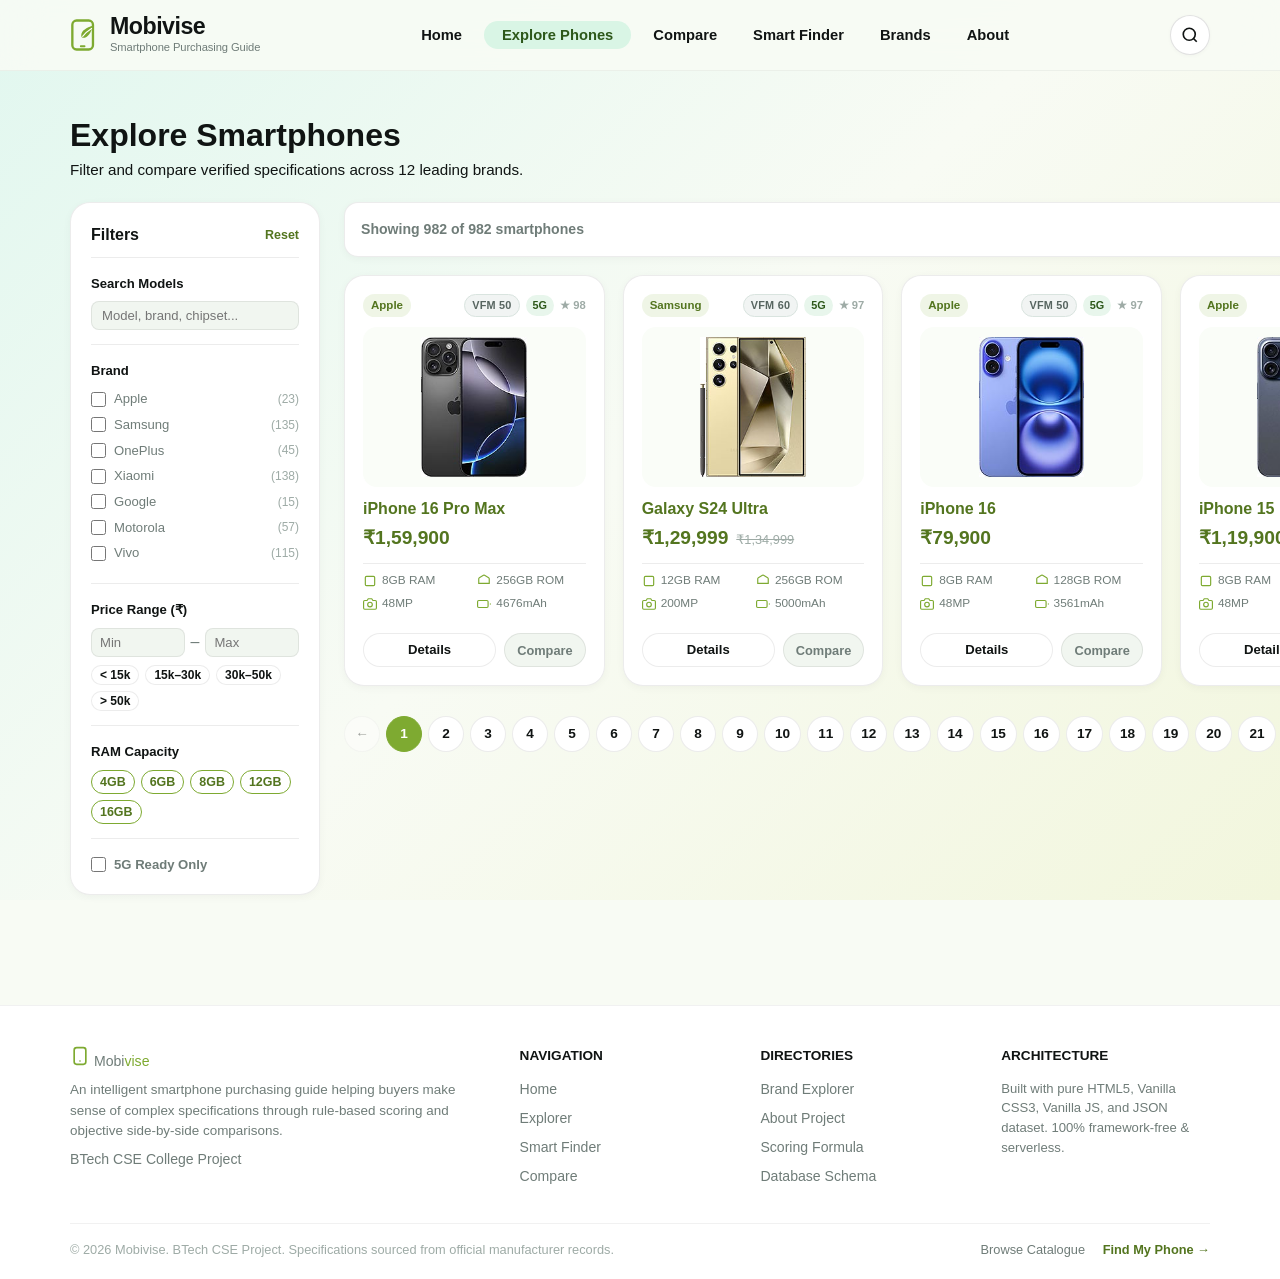
<file: mobivise/products.html>
<!DOCTYPE html>
<html lang="en">
<head>
  <meta charset="UTF-8">
  <meta name="viewport" content="width=device-width, initial-scale=1.0">
  <title>Explore Smartphones — Mobivise</title>
  
  <link rel="stylesheet" href="assets/css/style.css">
  <link rel="stylesheet" href="assets/css/components.css">
  <link rel="stylesheet" href="assets/css/responsive.css">

  <link rel="icon" href="data:image/svg+xml,<svg xmlns=%22http://www.w3.org/2000/svg%22 viewBox=%220 0 24 24%22 fill=%22none%22 stroke=%22%237EAA31%22 stroke-width=%222%22><rect x=%225%22 y=%222%22 width=%2214%22 height=%2220%22 rx=%223%22/><path d=%22M12 18h.01%22/></svg>">
</head>
<body>
  <!-- Clean Apple-style Botanical Navbar -->
  <header class="navbar">
    <div class="container navbar-inner">
      <!-- Brand Logo -->
      <a href="index.html" class="brand-logo-wrap">
        <svg class="brand-phone-leaf" width="30" height="34" viewBox="0 0 32 36" fill="none" xmlns="http://www.w3.org/2000/svg">
          <rect x="2.5" y="2.5" width="22" height="31" rx="4.5" stroke="#7EAA31" stroke-width="2.5" fill="none"/>
          <line x1="11.5" y1="30" x2="15.5" y2="30" stroke="#7EAA31" stroke-width="2" stroke-linecap="round"/>
          <path d="M12 18C12 13 18 10 24 8C23 15 19 21 14 21C12 21 12 19 12 18Z" fill="#7EAA31"/>
          <path d="M13.5 19.5C16 16 19 13.5 23 11" stroke="#FFFFFF" stroke-width="1.2" stroke-linecap="round"/>
        </svg>
        <div class="brand-text-col">
          <span class="brand-title">Mobivise</span>
          <span class="brand-sub">Smartphone Purchasing Guide</span>
        </div>
      </a>

      <!-- Center Nav Links -->
      <nav>
        <ul class="nav-links">
          <li><a href="index.html">Home</a></li>
          <li><a href="products.html" class="active">Explore Phones</a></li>
          <li>
            <a href="compare.html" class="compare-nav-link">
              Compare <span class="compare-count-badge" style="display:none;">0</span>
            </a>
          </li>
          <li><a href="recommendations.html">Smart Finder</a></li>
          <li><a href="brands.html">Brands</a></li>
          <li><a href="about.html">About</a></li>
        </ul>
      </nav>

      <!-- Right Action: Circular Search Button -->
      <div class="nav-actions">
        <button type="button" class="btn-circle-search" id="btnOpenSearchModal" aria-label="Search smartphones">
          <svg width="18" height="18" fill="none" stroke="currentColor" stroke-width="2.2" viewBox="0 0 24 24"><circle cx="11" cy="11" r="8"></circle><line x1="21" y1="21" x2="16.65" y2="16.65"></line></svg>
        </button>
        <button class="btn-mobile-toggle" aria-label="Menu" onclick="document.querySelector('.nav-links').classList.toggle('open');">
          <svg width="22" height="22" fill="none" stroke="currentColor" stroke-width="2" viewBox="0 0 24 24"><line x1="3" y1="12" x2="21" y2="12"/><line x1="3" y1="6" x2="21" y2="6"/><line x1="3" y1="18" x2="21" y2="18"/></svg>
        </button>
      </div>
    </div>
  </header>

  <!-- Global Quick Search Overlay Modal -->
  <div id="globalSearchModal" class="search-modal-backdrop" style="display:none;">
    <div class="search-modal-card">
      <div class="search-modal-header">
        <svg width="20" height="20" fill="none" stroke="#6F7C78" stroke-width="2" viewBox="0 0 24 24"><circle cx="11" cy="11" r="8"></circle><line x1="21" y1="21" x2="16.65" y2="16.65"></line></svg>
        <input type="text" id="modalSearchInput" placeholder="Search smartphone model, brand, processor..." autocomplete="off">
        <button type="button" id="btnCloseSearchModal" class="search-modal-close">&times;</button>
      </div>
      <div id="modalSearchSuggest" class="search-modal-results"></div>
    </div>
  </div>

  <main class="main-content">
    <div class="container" style="padding-top: 24px; padding-bottom: 60px;">
      <!-- Page Header -->
      <div class="page-header" style="text-align: left; margin-bottom: 20px;">
        <h1 class="page-header-title" style="font-size: 2rem;">Explore Smartphones</h1>
        <p class="page-header-desc" style="margin: 0; font-size: 0.95rem;">Filter and compare verified specifications across 12 leading brands.</p>
      </div>

      <!-- Active Filter Chips -->
      <div id="activeFilterChips" style="display:none; gap:8px; flex-wrap:wrap; margin-bottom:16px;"></div>

      <div class="explorer-layout">
        <!-- Filter Sidebar -->
        <aside class="filter-sidebar">
          <div class="filter-header">
            <h3>Filters</h3>
            <button type="button" class="btn-reset-filters" id="btnResetFilters" style="background:none; border:none; cursor:pointer;">Reset</button>
          </div>

          <!-- Keyword Search -->
          <div class="filter-group">
            <div class="filter-title">Search Models</div>
            <input type="text" id="filterSearch" placeholder="Model, brand, chipset..." class="custom-select" style="width:100%; box-sizing:border-box;">
          </div>

          <!-- Brands -->
          <div class="filter-group">
            <div class="filter-title">Brand</div>
            <div class="filter-options-list" id="filterBrandsList">
              <!-- Populated dynamically via JS with exact counts -->
            </div>
          </div>

          <!-- Price Range -->
          <div class="filter-group">
            <div class="filter-title">Price Range (₹)</div>
            <div class="price-range-inputs" style="margin-bottom:8px;">
              <input type="number" id="filterMinPrice" placeholder="Min" min="0" step="1000">
              <span style="color:var(--text-secondary);">&ndash;</span>
              <input type="number" id="filterMaxPrice" placeholder="Max" min="0" step="1000">
            </div>
            <div style="display:flex; gap:6px; flex-wrap:wrap;">
              <button type="button" class="btn btn-secondary btn-sm filter-budget-quick-pill" data-min="0" data-max="15000" style="padding:2px 8px; font-size:0.75rem;">&lt; 15k</button>
              <button type="button" class="btn btn-secondary btn-sm filter-budget-quick-pill" data-min="15000" data-max="30000" style="padding:2px 8px; font-size:0.75rem;">15k–30k</button>
              <button type="button" class="btn btn-secondary btn-sm filter-budget-quick-pill" data-min="30000" data-max="50000" style="padding:2px 8px; font-size:0.75rem;">30k–50k</button>
              <button type="button" class="btn btn-secondary btn-sm filter-budget-quick-pill" data-min="50000" data-max="" style="padding:2px 8px; font-size:0.75rem;">&gt; 50k</button>
            </div>
          </div>

          <!-- RAM Filter -->
          <div class="filter-group">
            <div class="filter-title">RAM Capacity</div>
            <div id="filterRamContainer" style="display:flex; gap:6px; flex-wrap:wrap;">
              <!-- Populated dynamically via JS -->
            </div>
          </div>

          <!-- 5G Toggle -->
          <div class="filter-group">
            <label class="custom-control" style="font-weight:700;">
              <input type="checkbox" id="filter5gOnly">
              <span>5G Ready Only</span>
            </label>
          </div>
        </aside>

        <!-- Right Content / Catalog -->
        <section class="explorer-main">
          <!-- Top Sort & Count Bar -->
          <div class="explorer-topbar" style="display:flex; justify-content:space-between; align-items:center; flex-wrap:wrap; gap:12px; margin-bottom:18px;">
            <div class="results-count-text" id="resultsCount" style="font-weight:700; color:var(--text-secondary);">Loading catalogue...</div>

            <div style="display:flex; align-items:center; gap:12px; flex-wrap:wrap;">
              <!-- View Switcher: Cards vs Scatter Matrix -->
              <div class="view-mode-switch" style="display:inline-flex; background:#EBF2EE; padding:3px; border-radius:999px;">
                <button type="button" class="view-toggle-btn active" id="btnViewGrid" title="Switch to Card Grid View">
                  <svg width="14" height="14" viewBox="0 0 24 24" fill="none" stroke="currentColor" stroke-width="2.5"><rect x="3" y="3" width="7" height="7"/><rect x="14" y="3" width="7" height="7"/><rect x="14" y="14" width="7" height="7"/><rect x="3" y="14" width="7" height="7"/></svg>
                  <span>Cards</span>
                </button>
                <button type="button" class="view-toggle-btn" id="btnViewMatrix" title="Switch to Price vs Performance Decision Matrix">
                  <svg width="14" height="14" viewBox="0 0 24 24" fill="none" stroke="currentColor" stroke-width="2.5"><line x1="18" y1="20" x2="18" y2="10"/><line x1="12" y1="20" x2="12" y2="4"/><line x1="6" y1="20" x2="6" y2="14"/></svg>
                  <span>Analytics Matrix</span>
                </button>
              </div>

              <!-- Sort Dropdown -->
              <div style="display:flex; align-items:center; gap:6px;">
                <label for="sortSelect" style="font-size:0.82rem; color:var(--text-secondary); font-weight:600;">Sort:</label>
                <select id="sortSelect" class="custom-select" style="padding:6px 12px; font-size:0.82rem;">
                  <option value="popularity_desc">Popularity (High to Low)</option>
                  <option value="vfm_desc">Value-for-Money (VFM Index)</option>
                  <option value="price_asc">Price: Low to High</option>
                  <option value="price_desc">Price: High to Low</option>
                  <option value="launch_desc">Latest Release</option>
                  <option value="name_asc">Model Name (A–Z)</option>
                </select>
              </div>
            </div>
          </div>

          <!-- Interactive Price vs Performance Bubble Matrix Container -->
          <div id="analyticsMatrixContainer" style="display:none; background:#FFFFFF; border-radius:18px; border:1px solid var(--border-light); padding:24px; box-shadow:0 4px 16px rgba(0,0,0,0.03); margin-bottom:24px;">
            <div style="display:flex; justify-content:space-between; align-items:flex-start; flex-wrap:wrap; gap:12px; margin-bottom:16px;">
              <div>
                <h3 style="font-size:1.15rem; font-weight:800; color:#101413; margin:0 0 4px;">Price vs. Performance Decision Matrix</h3>
                <p style="font-size:0.85rem; color:#6F7C78; margin:0;">
                  Bubble size represents battery capacity (mAh). Green indicates high Value-for-Money (VFM). Click any bubble to view specs.
                </p>
              </div>
              <div style="display:flex; gap:8px; font-size:0.75rem; font-weight:700; flex-wrap:wrap;">
                <span style="display:inline-flex; align-items:center; gap:4px; padding:3px 8px; border-radius:999px; background:#E8F8ED; color:#1A7F37;">● Top-Left: High VFM Sweet Spot</span>
                <span style="display:inline-flex; align-items:center; gap:4px; padding:3px 8px; border-radius:999px; background:#EFF6FF; color:#1D4ED8;">● Top-Right: Ultra Flagships</span>
              </div>
            </div>
            <div style="position:relative; height:450px; width:100%;">
              <canvas id="pricePerfChart"></canvas>
            </div>
          </div>

          <!-- Dynamic Smartphones Grid -->
          <div class="phone-grid" id="smartphonesGrid">
            <!-- Dynamically populated via assets/js/products.js with exact device images -->
          </div>

          <!-- Dynamic Pagination -->
          <div id="paginationControls"></div>
        </section>
      </div>
    </div>
  </main>

  <!-- Clean Apple-style Footer -->
  <footer class="site-footer">
    <div class="container">
      <div class="footer-grid">
        <div class="footer-brand">
          <div class="brand-logo" style="margin-bottom: 8px;">
            <svg viewBox="0 0 24 24" fill="none" stroke="currentColor" stroke-width="2" stroke-linecap="round" stroke-linejoin="round" style="width:20px;height:20px;stroke:var(--brand-green);"><rect x="5" y="2" width="14" height="20" rx="3"></rect><line x1="12" y1="18" x2="12.01" y2="18"></line></svg>
            <span>Mobi<span style="color:var(--brand-green);">vise</span></span>
          </div>
          <p>
            An intelligent smartphone purchasing guide helping buyers make sense of complex specifications through rule-based scoring and objective side-by-side comparisons.
          </p>
          <span class="footer-badge">BTech CSE College Project</span>
        </div>

        <div class="footer-col">
          <h4>Navigation</h4>
          <ul>
            <li><a href="index.html">Home</a></li>
            <li><a href="products.html">Explorer</a></li>
            <li><a href="recommendations.html">Smart Finder</a></li>
            <li><a href="compare.html">Compare</a></li>
          </ul>
        </div>

        <div class="footer-col">
          <h4>Directories</h4>
          <ul>
            <li><a href="brands.html">Brand Explorer</a></li>
            <li><a href="about.html">About Project</a></li>
            <li><a href="about.html#algorithm">Scoring Formula</a></li>
            <li><a href="about.html#schema">Database Schema</a></li>
          </ul>
        </div>

        <div class="footer-col">
          <h4>Architecture</h4>
          <p style="font-size: 0.82rem; color: var(--text-secondary); line-height: 1.5;">
            Built with pure HTML5, Vanilla CSS3, Vanilla JS, and JSON dataset. 100% framework-free &amp; serverless.
          </p>
        </div>
      </div>

      <div class="footer-bottom">
        <div>&copy; 2026 Mobivise. BTech CSE Project. Specifications sourced from official manufacturer records.</div>
        <div>
          <a href="products.html" style="color:var(--text-secondary);margin-right:14px;">Browse Catalogue</a>
          <a href="recommendations.html" style="color:var(--forest-green);font-weight:700;">Find My Phone &rarr;</a>
        </div>
      </div>
    </div>
  </footer>

  <!-- Scripts -->
  <script src="assets/js/chart.min.js"></script>
  <script src="data/smartphones-data.js?v=2.2"></script>
  <script src="assets/js/api-service.js?v=2.2"></script>
  <script src="assets/js/main.js?v=2.2"></script>
  <script src="assets/js/products.js?v=2.2"></script>
</body>
</html>
</file>
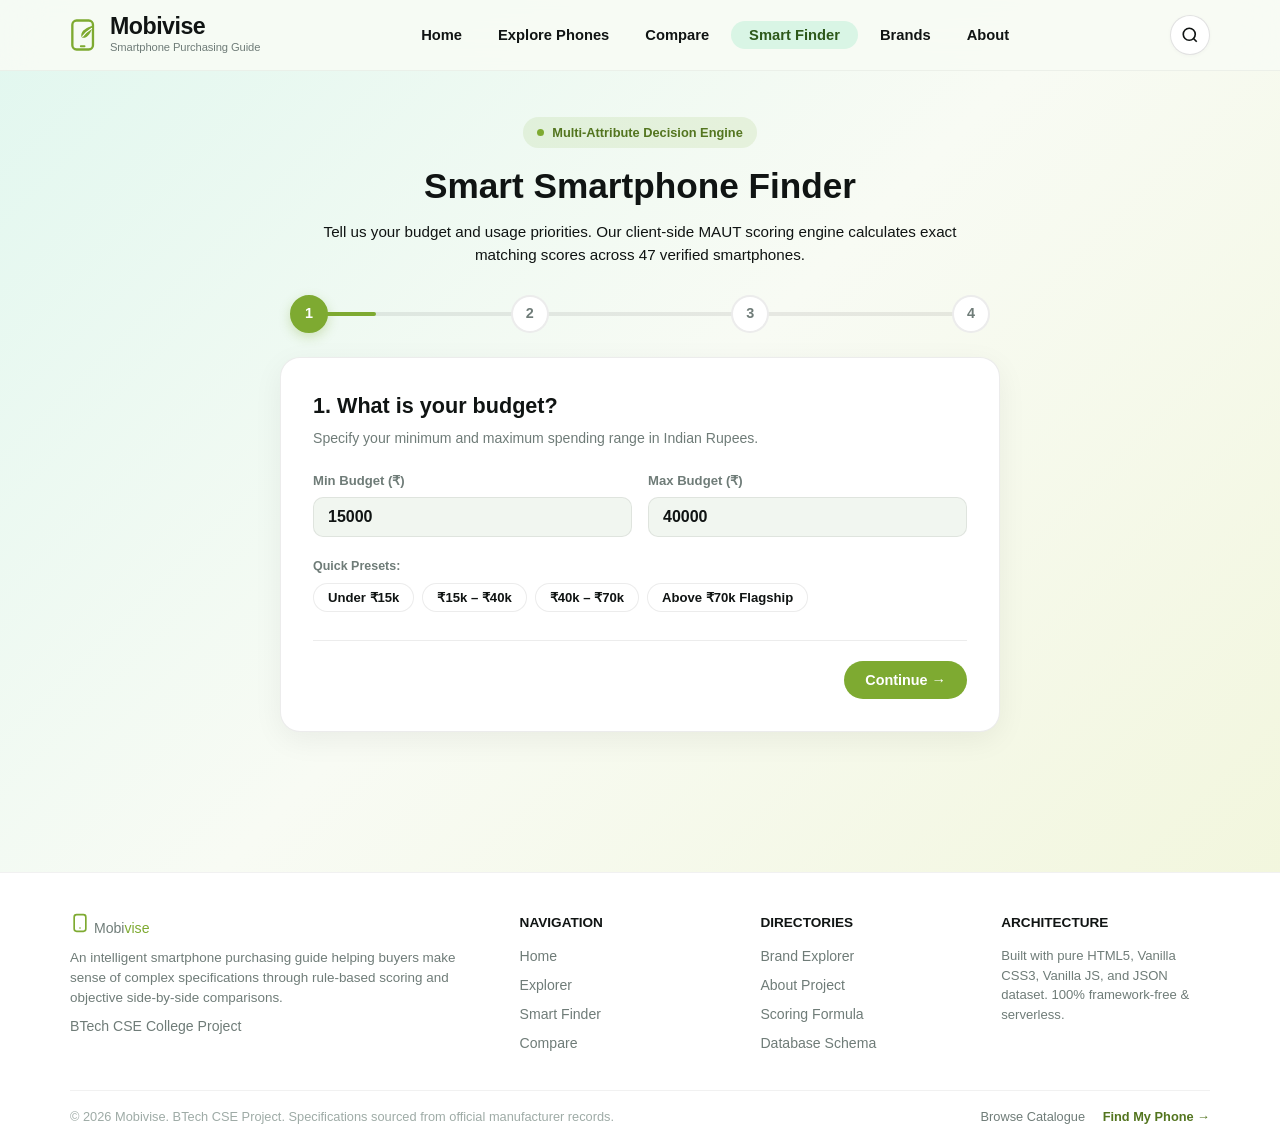
<file: mobivise/recommendations.html>
<!DOCTYPE html>
<html lang="en">
<head>
  <meta charset="UTF-8">
  <meta name="viewport" content="width=device-width, initial-scale=1.0">
  <title>Smart Finder — Mobivise</title>
  
  <link rel="stylesheet" href="assets/css/style.css">
  <link rel="stylesheet" href="assets/css/components.css">
  <link rel="stylesheet" href="assets/css/responsive.css">

  <link rel="icon" href="data:image/svg+xml,<svg xmlns=%22http://www.w3.org/2000/svg%22 viewBox=%220 0 24 24%22 fill=%22none%22 stroke=%22%237EAA31%22 stroke-width=%222%22><rect x=%225%22 y=%222%22 width=%2214%22 height=%2220%22 rx=%223%22/><path d=%22M12 18h.01%22/></svg>">
</head>
<body>
  <!-- Clean Apple-style Botanical Navbar -->
  <header class="navbar">
    <div class="container navbar-inner">
      <!-- Brand Logo -->
      <a href="index.html" class="brand-logo-wrap">
        <svg class="brand-phone-leaf" width="30" height="34" viewBox="0 0 32 36" fill="none" xmlns="http://www.w3.org/2000/svg">
          <rect x="2.5" y="2.5" width="22" height="31" rx="4.5" stroke="#7EAA31" stroke-width="2.5" fill="none"/>
          <line x1="11.5" y1="30" x2="15.5" y2="30" stroke="#7EAA31" stroke-width="2" stroke-linecap="round"/>
          <path d="M12 18C12 13 18 10 24 8C23 15 19 21 14 21C12 21 12 19 12 18Z" fill="#7EAA31"/>
          <path d="M13.5 19.5C16 16 19 13.5 23 11" stroke="#FFFFFF" stroke-width="1.2" stroke-linecap="round"/>
        </svg>
        <div class="brand-text-col">
          <span class="brand-title">Mobivise</span>
          <span class="brand-sub">Smartphone Purchasing Guide</span>
        </div>
      </a>

      <!-- Center Nav Links -->
      <nav>
        <ul class="nav-links">
          <li><a href="index.html">Home</a></li>
          <li><a href="products.html">Explore Phones</a></li>
          <li>
            <a href="compare.html" class="compare-nav-link">
              Compare <span class="compare-count-badge" style="display:none;">0</span>
            </a>
          </li>
          <li><a href="recommendations.html" class="active">Smart Finder</a></li>
          <li><a href="brands.html">Brands</a></li>
          <li><a href="about.html">About</a></li>
        </ul>
      </nav>

      <!-- Right Action: Circular Search Button -->
      <div class="nav-actions">
        <button type="button" class="btn-circle-search" id="btnOpenSearchModal" aria-label="Search smartphones">
          <svg width="18" height="18" fill="none" stroke="currentColor" stroke-width="2.2" viewBox="0 0 24 24"><circle cx="11" cy="11" r="8"></circle><line x1="21" y1="21" x2="16.65" y2="16.65"></line></svg>
        </button>
        <button class="btn-mobile-toggle" aria-label="Menu" onclick="document.querySelector('.nav-links').classList.toggle('open');">
          <svg width="22" height="22" fill="none" stroke="currentColor" stroke-width="2" viewBox="0 0 24 24"><line x1="3" y1="12" x2="21" y2="12"/><line x1="3" y1="6" x2="21" y2="6"/><line x1="3" y1="18" x2="21" y2="18"/></svg>
        </button>
      </div>
    </div>
  </header>

  <!-- Global Quick Search Overlay Modal -->
  <div id="globalSearchModal" class="search-modal-backdrop" style="display:none;">
    <div class="search-modal-card">
      <div class="search-modal-header">
        <svg width="20" height="20" fill="none" stroke="#6F7C78" stroke-width="2" viewBox="0 0 24 24"><circle cx="11" cy="11" r="8"></circle><line x1="21" y1="21" x2="16.65" y2="16.65"></line></svg>
        <input type="text" id="modalSearchInput" placeholder="Search smartphone model, brand, processor..." autocomplete="off">
        <button type="button" id="btnCloseSearchModal" class="search-modal-close">&times;</button>
      </div>
      <div id="modalSearchSuggest" class="search-modal-results"></div>
    </div>
  </div>

  <main class="main-content">
    <div class="container" style="padding-top: 20px; padding-bottom: 60px;">
      
      <!-- 1. Interactive Questionnaire Wizard View -->
      <div id="wizardContainer">
        <div class="page-header" style="text-align:center; max-width:680px; margin:10px auto 28px;">
          <div class="hero-pill" style="display:inline-flex; align-items:center; gap:8px; background:rgba(126,170,49,0.12); padding:6px 14px; border-radius:9999px; margin-bottom:12px;">
            <span class="dot" style="width:7px; height:7px; border-radius:50%; background:#7EAA31;"></span>
            <span style="font-size:0.8rem; font-weight:700; color:#53751F;">Multi-Attribute Decision Engine</span>
          </div>
          <h1 class="page-header-title" style="font-size:2.2rem; margin-bottom:8px;">Smart Smartphone Finder</h1>
          <p class="page-header-desc" style="margin:0 auto; font-size:0.95rem;">
            Tell us your budget and usage priorities. Our client-side MAUT scoring engine calculates exact matching scores across 47 verified smartphones.
          </p>
        </div>

        <div class="wizard-container">
          <div class="wizard-progress-bar">
            <div class="wizard-progress-track">
              <div class="wizard-progress-fill"></div>
            </div>
            <div class="wizard-step-node active" data-step="1">1</div>
            <div class="wizard-step-node" data-step="2">2</div>
            <div class="wizard-step-node" data-step="3">3</div>
            <div class="wizard-step-node" data-step="4">4</div>
          </div>

          <form id="smartFinderForm">
            <div class="wizard-card">
              <!-- Step 1: Budget -->
              <div class="wizard-step active" id="step1">
                <h2 class="wizard-step-title">1. What is your budget?</h2>
                <p class="wizard-step-subtitle">Specify your minimum and maximum spending range in Indian Rupees.</p>

                <div style="display:grid; grid-template-columns:1fr 1fr; gap:16px; margin-bottom:20px;">
                  <div>
                    <label style="display:block; font-size:0.82rem; color:var(--text-secondary); margin-bottom:6px; font-weight:700;">Min Budget (₹)</label>
                    <input type="number" name="min_budget" id="minBudgetInput" value="15000" min="0" step="1000" style="width:100%; background:var(--bg-subtle); border:1px solid var(--border-light); border-radius:10px; padding:10px 14px; font-size:1rem; font-weight:700; color:var(--text-primary);">
                  </div>
                  <div>
                    <label style="display:block; font-size:0.82rem; color:var(--text-secondary); margin-bottom:6px; font-weight:700;">Max Budget (₹)</label>
                    <input type="number" name="max_budget" id="maxBudgetInput" value="40000" min="5000" step="1000" style="width:100%; background:var(--bg-subtle); border:1px solid var(--border-light); border-radius:10px; padding:10px 14px; font-size:1rem; font-weight:700; color:var(--text-primary);">
                  </div>
                </div>

                <div>
                  <div style="font-size:0.78rem; font-weight:700; color:var(--text-secondary); margin-bottom:8px;">Quick Presets:</div>
                  <div style="display:flex; gap:8px; flex-wrap:wrap;">
                    <button type="button" class="btn btn-secondary btn-sm btn-budget-preset" data-min="0" data-max="15000">Under ₹15k</button>
                    <button type="button" class="btn btn-secondary btn-sm btn-budget-preset active" data-min="15000" data-max="40000">₹15k – ₹40k</button>
                    <button type="button" class="btn btn-secondary btn-sm btn-budget-preset" data-min="40000" data-max="70000">₹40k – ₹70k</button>
                    <button type="button" class="btn btn-secondary btn-sm btn-budget-preset" data-min="70000" data-max="160000">Above ₹70k Flagship</button>
                  </div>
                </div>
              </div>

              <!-- Step 2: Usage Pattern -->
              <div class="wizard-step" id="step2">
                <h2 class="wizard-step-title">2. How will you use it?</h2>
                <p class="wizard-step-subtitle">Select your primary daily smartphone activity.</p>

                <div class="option-cards-grid">
                  <label class="option-select-card selected">
                    <input type="radio" name="primary_usage" value="balanced" checked>
                    <div class="option-icon">⚖️</div>
                    <div class="option-title">Balanced Usage</div>
                    <div class="option-desc">Equal priority for performance, battery life, display, and camera.</div>
                  </label>

                  <label class="option-select-card">
                    <input type="radio" name="primary_usage" value="gaming">
                    <div class="option-icon">🎮</div>
                    <div class="option-title">Heavy Gaming</div>
                    <div class="option-desc">Prioritizes fast processors, graphics throughput, and high refresh displays.</div>
                  </label>

                  <label class="option-select-card">
                    <input type="radio" name="primary_usage" value="photography">
                    <div class="option-icon">📸</div>
                    <div class="option-title">Photography</div>
                    <div class="option-desc">Emphasizes camera sensors, optical stabilization (OIS), and portrait clarity.</div>
                  </label>

                  <label class="option-select-card">
                    <input type="radio" name="primary_usage" value="everyday">
                    <div class="option-icon">🔋</div>
                    <div class="option-title">Battery Life</div>
                    <div class="option-desc">Prioritizes 5000mAh+ capacity and ultra-fast rapid charging wattage.</div>
                  </label>

                  <label class="option-select-card">
                    <input type="radio" name="primary_usage" value="multimedia">
                    <div class="option-icon">🎬</div>
                    <div class="option-title">Multimedia</div>
                    <div class="option-desc">Focuses on vibrant AMOLED displays, HDR certification, and audio clarity.</div>
                  </label>

                  <label class="option-select-card">
                    <input type="radio" name="primary_usage" value="productivity">
                    <div class="option-icon">💼</div>
                    <div class="option-title">Productivity</div>
                    <div class="option-desc">High RAM, smooth multitasking, and long software update support.</div>
                  </label>
                </div>
              </div>

              <!-- Step 3: Importance Factors -->
              <div class="wizard-step" id="step3">
                <h2 class="wizard-step-title">3. Feature Priorities</h2>
                <p class="wizard-step-subtitle">Rate how important each hardware aspect is to you (1 = Low, 5 = Must-have).</p>

                <div class="sliders-list">
                  <div class="importance-slider-row">
                    <div class="slider-header">
                      <span>⚡ Processing Power &amp; Gaming Speed</span>
                      <span id="tagPerf" class="slider-val-tag">3 - Important</span>
                    </div>
                    <input type="range" name="importance_performance" min="1" max="5" value="3" class="range-slider" data-tag="tagPerf">
                  </div>

                  <div class="importance-slider-row">
                    <div class="slider-header">
                      <span>📸 Camera Clarity &amp; Night Photos</span>
                      <span id="tagCam" class="slider-val-tag">3 - Important</span>
                    </div>
                    <input type="range" name="importance_camera" min="1" max="5" value="3" class="range-slider" data-tag="tagCam">
                  </div>

                  <div class="importance-slider-row">
                    <div class="slider-header">
                      <span>🔋 Battery Endurance &amp; Fast Charge</span>
                      <span id="tagBat" class="slider-val-tag">4 - Very High</span>
                    </div>
                    <input type="range" name="importance_battery" min="1" max="5" value="4" class="range-slider" data-tag="tagBat">
                  </div>

                  <div class="importance-slider-row">
                    <div class="slider-header">
                      <span>📱 Screen Sharpness &amp; Refresh Rate</span>
                      <span id="tagDisp" class="slider-val-tag">3 - Important</span>
                    </div>
                    <input type="range" name="importance_display" min="1" max="5" value="3" class="range-slider" data-tag="tagDisp">
                  </div>
                </div>
              </div>

              <!-- Step 4: Optional Brand & Hardware -->
              <div class="wizard-step" id="step4">
                <h2 class="wizard-step-title">4. Brand &amp; Hardware Preferences</h2>
                <p class="wizard-step-subtitle">Optional filters to fine-tune your recommendations.</p>

                <div style="display:grid; grid-template-columns:repeat(auto-fit, minmax(200px, 1fr)); gap:16px; margin-bottom:20px;">
                  <div>
                    <label style="display:block; font-size:0.82rem; color:var(--text-secondary); margin-bottom:6px; font-weight:700;">Preferred Brand</label>
                    <select name="preferred_brand" class="custom-select" style="width:100%; padding:9px 12px; border-radius:10px; border:1px solid var(--border-light); background:var(--bg-subtle);">
                      <option value="">No Preference (All Brands)</option>
                      <option value="apple">Apple</option>
                      <option value="samsung">Samsung</option>
                      <option value="oneplus">OnePlus</option>
                      <option value="xiaomi">Xiaomi</option>
                      <option value="vivo">Vivo</option>
                      <option value="oppo">Oppo</option>
                      <option value="realme">Realme</option>
                      <option value="motorola">Motorola</option>
                      <option value="google">Google</option>
                      <option value="nothing">Nothing</option>
                      <option value="iqoo">iQOO</option>
                    </select>
                  </div>

                  <div>
                    <label style="display:block; font-size:0.82rem; color:var(--text-secondary); margin-bottom:6px; font-weight:700;">Minimum RAM</label>
                    <select name="min_ram" class="custom-select" style="width:100%; padding:9px 12px; border-radius:10px; border:1px solid var(--border-light); background:var(--bg-subtle);">
                      <option value="0">Any RAM</option>
                      <option value="6">6 GB or more</option>
                      <option value="8" selected>8 GB or more</option>
                      <option value="12">12 GB or more</option>
                    </select>
                  </div>

                  <div>
                    <label style="display:block; font-size:0.82rem; color:var(--text-secondary); margin-bottom:6px; font-weight:700;">Minimum Storage</label>
                    <select name="min_storage" class="custom-select" style="width:100%; padding:9px 12px; border-radius:10px; border:1px solid var(--border-light); background:var(--bg-subtle);">
                      <option value="0">Any Storage</option>
                      <option value="128" selected>128 GB or more</option>
                      <option value="256">256 GB or more</option>
                    </select>
                  </div>
                </div>
              </div>

              <!-- Controls -->
              <div class="wizard-footer-nav">
                <button type="button" class="btn btn-secondary" id="wizardPrevBtn">&larr; Back</button>
                <button type="button" class="btn btn-primary" id="wizardNextBtn">Continue &rarr;</button>
                <button type="submit" class="btn btn-primary" id="wizardSubmitBtn" style="display:none;">Calculate Matches &rarr;</button>
              </div>
            </div>
          </form>
        </div>
      </div>

      <!-- 2. Results View Container -->
      <div id="resultsContainer" style="display:none;">
        <div class="page-header" style="margin-bottom:24px;">
          <div class="breadcrumb" style="margin-bottom:12px;">
            <a href="index.html">Home</a>
            <span>/</span>
            <a href="recommendations.html">Finder</a>
            <span>/</span>
            <span>Results</span>
          </div>
          <div style="display:flex; justify-content:space-between; align-items:flex-end; flex-wrap:wrap; gap:12px;">
            <div>
              <h1 class="page-header-title" style="font-size:2rem; margin-bottom:4px;">Top Recommended Phones</h1>
              <p class="page-header-desc" id="resultsSummaryText" style="margin:0;">
                Calculated matches based on your budget and profile.
              </p>
            </div>
            <button type="button" id="btnRetakeWizard" class="btn btn-outline btn-sm">&larr; Retake Questionnaire</button>
          </div>
        </div>

        <!-- Scored Recommendation Cards List -->
        <div id="resultsList">
          <!-- Populated dynamically via assets/js/finder.js -->
        </div>
      </div>

    </div>
  </main>

  <!-- Clean Apple-style Footer -->
  <footer class="site-footer">
    <div class="container">
      <div class="footer-grid">
        <div class="footer-brand">
          <div class="brand-logo" style="margin-bottom: 8px;">
            <svg viewBox="0 0 24 24" fill="none" stroke="currentColor" stroke-width="2" stroke-linecap="round" stroke-linejoin="round" style="width:20px;height:20px;stroke:var(--brand-green);"><rect x="5" y="2" width="14" height="20" rx="3"></rect><line x1="12" y1="18" x2="12.01" y2="18"></line></svg>
            <span>Mobi<span style="color:var(--brand-green);">vise</span></span>
          </div>
          <p>
            An intelligent smartphone purchasing guide helping buyers make sense of complex specifications through rule-based scoring and objective side-by-side comparisons.
          </p>
          <span class="footer-badge">BTech CSE College Project</span>
        </div>

        <div class="footer-col">
          <h4>Navigation</h4>
          <ul>
            <li><a href="index.html">Home</a></li>
            <li><a href="products.html">Explorer</a></li>
            <li><a href="recommendations.html">Smart Finder</a></li>
            <li><a href="compare.html">Compare</a></li>
          </ul>
        </div>

        <div class="footer-col">
          <h4>Directories</h4>
          <ul>
            <li><a href="brands.html">Brand Explorer</a></li>
            <li><a href="about.html">About Project</a></li>
            <li><a href="about.html#algorithm">Scoring Formula</a></li>
            <li><a href="about.html#schema">Database Schema</a></li>
          </ul>
        </div>

        <div class="footer-col">
          <h4>Architecture</h4>
          <p style="font-size: 0.82rem; color: var(--text-secondary); line-height: 1.5;">
            Built with pure HTML5, Vanilla CSS3, Vanilla JS, and JSON dataset. 100% framework-free &amp; serverless.
          </p>
        </div>
      </div>

      <div class="footer-bottom">
        <div>&copy; 2026 Mobivise. BTech CSE Project. Specifications sourced from official manufacturer records.</div>
        <div>
          <a href="products.html" style="color:var(--text-secondary);margin-right:14px;">Browse Catalogue</a>
          <a href="recommendations.html" style="color:var(--forest-green);font-weight:700;">Find My Phone &rarr;</a>
        </div>
      </div>
    </div>
  </footer>

  <!-- Scripts -->
  <script src="data/smartphones-data.js?v=2.1"></script>
  <script src="assets/js/main.js?v=2.1"></script>
  <script src="assets/js/finder.js?v=2.1"></script>
</body>
</html>
</file>
<file: mobivise/assets/css/style.css>
/* MOBIVISE — Emerald Mint / Botanical Fresh Theme (Apple-style Clean UI) */
:root {
  --bg-gradient: linear-gradient(135deg, #E1F7EF 0%, #F8FBF4 50%, #F2F6DD 100%);
  --bg-solid: #F8FBF4;
  --bg-card: #FFFFFF;
  --bg-card-glass: rgba(255, 255, 255, 0.92);
  --bg-subtle: #F1F6F0;
  
  --text-primary: #101413;
  --text-secondary: #6F7C78;
  --text-muted: #9EABA6;
  
  --brand-green: #7EAA31;
  --brand-green-hover: #6E9629;
  --accent-lime: #A9C34A;
  --forest-green: #53751F;
  --accent-cyan: #58AFCB;
  
  --border-light: rgba(16, 20, 19, 0.08);
  --shadow-sm: 0 2px 8px rgba(16, 20, 19, 0.04);
  --shadow-card: 0 8px 30px rgba(16, 20, 19, 0.06);
  --radius-pill: 9999px;
  --radius-card: 20px;
  --radius-sm: 10px;
  --font-apple: -apple-system, BlinkMacSystemFont, "SF Pro Display", "SF Pro Text", "Segoe UI", Roboto, sans-serif;
}

*, *::before, *::after { box-sizing: border-box; margin: 0; padding: 0; }

body {
  font-family: var(--font-apple);
  background: var(--bg-solid);
  background-image: var(--bg-gradient);
  background-attachment: fixed;
  color: var(--text-primary);
  line-height: 1.5;
  min-height: 100vh;
  display: flex;
  flex-direction: column;
  -webkit-font-smoothing: antialiased;
}

a { color: var(--forest-green); text-decoration: none; transition: 0.2s ease; }
a:hover { color: var(--brand-green); }

.container { width: 100%; max-width: 1180px; margin: 0 auto; padding: 0 20px; }
.main-content { flex: 1; padding: 16px 0 50px; }

/* Navigation */
.navbar {
  position: sticky; top: 0; z-index: 100;
  background: rgba(248, 251, 244, 0.90);
  backdrop-filter: blur(20px);
  -webkit-backdrop-filter: blur(20px);
  border-bottom: 1px solid rgba(16, 20, 19, 0.05);
}
.navbar-inner { display: flex; align-items: center; justify-content: space-between; height: 70px; }

/* Brand Logo */
.brand-logo-wrap { display: flex; align-items: center; gap: 10px; text-decoration: none; }
.brand-phone-leaf { flex-shrink: 0; }
.brand-text-col { display: flex; flex-direction: column; }
.brand-title { font-size: 1.45rem; font-weight: 900; color: #101413; letter-spacing: -0.5px; line-height: 1.1; }
.brand-sub { font-size: 0.70rem; color: #6F7C78; font-weight: 500; letter-spacing: -0.1px; }

/* Nav Links */
.nav-links { display: flex; align-items: center; gap: 8px; list-style: none; }
.nav-links a {
  color: #101413; font-size: 0.92rem; font-weight: 600; padding: 6px 14px;
  border-radius: var(--radius-pill); transition: 0.2s ease;
}
.nav-links a:hover { color: var(--forest-green); }
.nav-links a.active {
  background: #D9F5E5; color: #2D581A; font-weight: 700; padding: 6px 18px;
}

.compare-count-badge {
  background: var(--brand-green); color: #fff; font-size: 0.70rem; font-weight: 700;
  width: 17px; height: 17px; border-radius: 50%; display: inline-flex; align-items: center; justify-content: center;
  margin-left: 2px;
}

/* Nav Actions */
.nav-actions { display: flex; align-items: center; gap: 10px; }
.btn-circle-search {
  width: 40px; height: 40px; border-radius: 50%; background: #FFFFFF;
  border: 1px solid rgba(16, 20, 19, 0.12); display: flex; align-items: center; justify-content: center;
  color: #101413; cursor: pointer; transition: 0.2s ease; box-shadow: 0 1px 4px rgba(0,0,0,0.03);
}
.btn-circle-search:hover { background: #F8FBF4; border-color: var(--brand-green); color: var(--forest-green); transform: scale(1.04); }
.btn-mobile-toggle { display: none; background: none; border: none; cursor: pointer; color: var(--text-primary); }

/* Quick Search Modal */
.search-modal-backdrop {
  position: fixed; inset: 0; background: rgba(16, 20, 19, 0.35);
  backdrop-filter: blur(8px); -webkit-backdrop-filter: blur(8px);
  z-index: 1000; display: flex; align-items: flex-start; justify-content: center; padding-top: 90px;
}
.search-modal-card {
  width: 100%; max-width: 580px; background: #FFFFFF; border-radius: 20px;
  box-shadow: 0 20px 50px rgba(0,0,0,0.15); border: 1px solid rgba(16,20,19,0.08); overflow: hidden;
}
.search-modal-header {
  display: flex; align-items: center; padding: 14px 18px; border-bottom: 1px solid rgba(16,20,19,0.06); gap: 12px;
}
.search-modal-header input {
  flex: 1; border: none; outline: none; font-size: 1.05rem; font-weight: 500; color: #101413;
}
.search-modal-close {
  background: none; border: none; font-size: 1.6rem; line-height: 1; color: #9EABA6; cursor: pointer;
}
.search-modal-close:hover { color: #101413; }
.search-modal-results { max-height: 360px; overflow-y: auto; padding: 6px 0; }

/* Buttons */
.btn {
  display: inline-flex; align-items: center; justify-content: center; gap: 6px;
  padding: 10px 20px; border-radius: var(--radius-pill); font-size: 0.90rem; font-weight: 600;
  cursor: pointer; border: 1px solid transparent; transition: 0.2s ease;
}
.btn-primary { background: var(--brand-green); color: #FFFFFF; }
.btn-primary:hover { background: var(--brand-green-hover); color: #FFFFFF; transform: translateY(-1px); }
.btn-secondary { background: var(--bg-card); color: var(--text-primary); border: 1px solid var(--border-light); }
.btn-secondary:hover { background: var(--bg-subtle); color: var(--text-primary); }
.btn-outline { background: transparent; border-color: var(--brand-green); color: var(--forest-green); }
.btn-outline:hover { background: rgba(126, 170, 49, 0.1); }
.btn-sm { padding: 6px 14px; font-size: 0.82rem; }
.btn-lg { padding: 12px 28px; font-size: 1.02rem; }

/* Breadcrumb */
.breadcrumb { font-size: 0.85rem; color: var(--text-muted); margin-bottom: 8px; display: flex; gap: 6px; align-items: center; }
.breadcrumb a { color: var(--text-secondary); }

/* Footer */
.site-footer {
  background: #FFFFFF; border-top: 1px solid rgba(16, 20, 19, 0.06);
  padding: 40px 0 20px; font-size: 0.88rem; color: var(--text-secondary); margin-top: auto;
}
.footer-grid { display: grid; grid-template-columns: 2fr 1fr 1fr 1fr; gap: 32px; margin-bottom: 28px; }
.footer-brand p { margin: 8px 0; color: var(--text-secondary); line-height: 1.5; font-size: 0.84rem; }
.footer-col h4 { font-size: 0.85rem; font-weight: 800; color: var(--text-primary); text-transform: uppercase; margin-bottom: 12px; }
.footer-col ul { list-style: none; }
.footer-col ul li { margin-bottom: 8px; }
.footer-col ul li a { color: var(--text-secondary); }
.footer-col ul li a:hover { color: var(--forest-green); }
.footer-bottom {
  border-top: 1px solid rgba(16, 20, 19, 0.06); padding-top: 16px;
  display: flex; justify-content: space-between; align-items: center; font-size: 0.80rem; color: var(--text-muted);
}
</file>
<file: mobivise/assets/css/components.css>
/* MOBIVISE — Botanical Fresh Components (Minimalist Apple Style) */

/* ========================================================
   Landing Page: Hero Section (Exact Mockup Match)
   ======================================================== */
.landing-hero-section {
  padding: 10px 0 20px;
}
.landing-hero-grid {
  display: grid;
  grid-template-columns: 1.15fr 1.15fr 0.8fr;
  gap: 16px;
  align-items: center;
}

/* Left Hero Column */
.landing-hero-left {
  display: flex;
  flex-direction: column;
  align-items: flex-start;
}
.landing-hero-badge {
  display: inline-flex;
  align-items: center;
  gap: 8px;
  background: #D9F5E5;
  color: #2D581A;
  font-size: 0.82rem;
  font-weight: 700;
  padding: 5px 14px;
  border-radius: var(--radius-pill);
  margin-bottom: 14px;
}
.landing-hero-badge svg {
  stroke: #2D581A;
}
.landing-hero-title {
  font-size: 2.85rem;
  font-weight: 900;
  color: #101413;
  line-height: 1.08;
  letter-spacing: -1.2px;
  margin-bottom: 12px;
}
.landing-hero-subtitle {
  font-size: 0.95rem;
  color: #6F7C78;
  line-height: 1.5;
  margin-bottom: 22px;
  max-width: 380px;
}
.landing-hero-actions {
  display: flex;
  align-items: center;
  gap: 12px;
  flex-wrap: wrap;
}
.btn-hero-primary {
  display: inline-flex;
  align-items: center;
  gap: 8px;
  background: #53751F;
  color: #FFFFFF;
  font-size: 0.88rem;
  font-weight: 700;
  padding: 11px 22px;
  border-radius: var(--radius-pill);
  box-shadow: 0 4px 14px rgba(83, 117, 31, 0.25);
  text-decoration: none;
  transition: 0.2s ease;
}
.btn-hero-primary:hover {
  background: #446119;
  color: #FFFFFF;
  transform: translateY(-1px);
}
.btn-hero-secondary {
  display: inline-flex;
  align-items: center;
  gap: 8px;
  background: #FFFFFF;
  color: #101413;
  border: 1.5px solid #D5DDD7;
  font-size: 0.88rem;
  font-weight: 700;
  padding: 11px 20px;
  border-radius: var(--radius-pill);
  text-decoration: none;
  transition: 0.2s ease;
}
.btn-hero-secondary:hover {
  border-color: #53751F;
  background: #F8FBF4;
  color: #101413;
}

/* Center Hero Column */
.landing-hero-center {
  display: flex;
  align-items: center;
  justify-content: center;
  text-align: center;
}
.hero-phones-img {
  max-width: 100%;
  height: auto;
  object-fit: contain;
  filter: drop-shadow(0 15px 30px rgba(0, 0, 0, 0.05));
  border-radius: 12px;
}

/* Right Hero Column */
.landing-hero-right {
  display: flex;
  flex-direction: column;
  gap: 12px;
}
.hero-feature-card {
  display: flex;
  align-items: center;
  gap: 14px;
  background: rgba(255, 255, 255, 0.95);
  border: 1px solid rgba(16, 20, 19, 0.08);
  border-radius: 16px;
  padding: 12px 16px;
  text-decoration: none;
  box-shadow: 0 2px 10px rgba(16, 20, 19, 0.03);
  transition: 0.2s ease;
}
.hero-feature-card:hover {
  transform: translateX(4px);
  border-color: var(--brand-green);
  box-shadow: 0 6px 18px rgba(126, 170, 49, 0.12);
}
.feature-card-icon {
  width: 40px;
  height: 40px;
  border-radius: 50%;
  background: #EAF7DC;
  color: #53751F;
  display: flex;
  align-items: center;
  justify-content: center;
  flex-shrink: 0;
}
.feature-card-text h4 {
  font-size: 0.92rem;
  font-weight: 800;
  color: #101413;
  margin-bottom: 2px;
}
.feature-card-text p {
  font-size: 0.76rem;
  color: #6F7C78;
  margin: 0;
}

/* ========================================================
   Landing Page: Section Headers
   ======================================================== */
.section-row-header {
  display: flex;
  justify-content: space-between;
  align-items: center;
  margin-top: 20px;
  margin-bottom: 12px;
}
.section-heading {
  font-size: 1.25rem;
  font-weight: 900;
  color: #101413;
  letter-spacing: -0.3px;
}
.section-link-green {
  font-size: 0.82rem;
  font-weight: 700;
  color: #53751F;
  text-decoration: none;
  display: inline-flex;
  align-items: center;
  gap: 4px;
}
.section-link-green:hover {
  color: #7EAA31;
}

/* ========================================================
   Landing Page: Browse by Budget (6 horizontal pills)
   ======================================================== */
.budget-pills-row {
  display: grid;
  grid-template-columns: repeat(6, 1fr);
  gap: 10px;
  margin-bottom: 22px;
}
.budget-pill-card {
  display: flex;
  align-items: center;
  justify-content: center;
  gap: 8px;
  background: #EBF7EE;
  border: 1px solid #D6EFE0;
  border-radius: 14px;
  padding: 12px 6px;
  text-decoration: none;
  transition: 0.2s ease;
}
.budget-pill-card:hover {
  background: #DFF3E4;
  border-color: #7EAA31;
  transform: translateY(-2px);
}
.budget-wallet-icon {
  color: #53751F;
  display: flex;
  align-items: center;
}
.budget-pill-text {
  font-size: 0.82rem;
  font-weight: 800;
  color: #101413;
  white-space: nowrap;
}

/* ========================================================
   Landing Page: Popular Brands (10 Brand Cards Row)
   ======================================================== */
.brands-row {
  display: grid;
  grid-template-columns: repeat(10, 1fr);
  gap: 10px;
  margin-bottom: 24px;
}
.brand-item-card {
  background: #FFFFFF;
  border: 1px solid #E5E7EB;
  border-radius: 12px;
  height: 52px;
  display: flex;
  align-items: center;
  justify-content: center;
  padding: 8px 12px;
  text-decoration: none;
  transition: all 0.2s cubic-bezier(0.16, 1, 0.3, 1);
  box-shadow: 0 1px 3px rgba(0, 0, 0, 0.02);
}
.brand-item-card:hover {
  border-color: var(--brand-green);
  transform: translateY(-2px);
  box-shadow: 0 4px 12px rgba(126, 170, 49, 0.15);
}
.brand-item-card img {
  height: 22px;
  max-width: 82%;
  width: auto;
  object-fit: contain;
  display: block;
}

/* ========================================================
   Landing Page: Bottom Row (How Works + Featured Phones)
   ======================================================== */
.bottom-two-col {
  display: grid;
  grid-template-columns: 1fr 1.35fr;
  gap: 22px;
  align-items: stretch;
  margin-bottom: 20px;
}
.how-works-box {
  background: #FFFFFF;
  border: 1px solid #E5E7EB;
  border-radius: 18px;
  padding: 20px 16px;
  height: calc(100% - 38px);
  display: flex;
  align-items: center;
  justify-content: space-between;
  box-shadow: 0 2px 10px rgba(0, 0, 0, 0.02);
}
.works-step {
  text-align: center;
  flex: 1;
  display: flex;
  flex-direction: column;
  align-items: center;
}
.works-icon {
  width: 42px;
  height: 42px;
  border-radius: 50%;
  display: flex;
  align-items: center;
  justify-content: center;
  margin-bottom: 8px;
}
.works-icon-green { background: #E2F5EA; color: #53751F; }
.works-icon-cyan  { background: #E4F4F8; color: #58AFCB; }
.works-icon-lime  { background: #EEF8DC; color: #7EAA31; }
.works-step h4 {
  font-size: 0.82rem;
  font-weight: 800;
  color: #101413;
  margin-bottom: 3px;
  white-space: nowrap;
}
.works-step p {
  font-size: 0.70rem;
  color: #6F7C78;
  line-height: 1.3;
  max-width: 110px;
  margin: 0;
}
.works-arrow {
  color: #9EABA6;
  flex-shrink: 0;
  padding: 0 4px;
}

/* Featured Smartphones Compact Grid */
.featured-compact-grid {
  display: grid;
  grid-template-columns: repeat(3, 1fr);
  gap: 10px;
  height: calc(100% - 38px);
}
.featured-compact-card {
  background: #FFFFFF;
  border: 1px solid #E5E7EB;
  border-radius: 16px;
  padding: 12px 10px;
  display: flex;
  align-items: center;
  gap: 10px;
  text-decoration: none;
  box-shadow: 0 2px 10px rgba(0, 0, 0, 0.02);
  transition: 0.2s ease;
}
.featured-compact-card:hover {
  border-color: var(--brand-green);
  transform: translateY(-2px);
  box-shadow: 0 6px 18px rgba(0, 0, 0, 0.05);
}
.featured-thumb {
  width: 48px;
  height: 64px;
  object-fit: contain;
  flex-shrink: 0;
}
.featured-info {
  display: flex;
  flex-direction: column;
  min-width: 0;
}
.featured-name {
  font-size: 0.80rem;
  font-weight: 800;
  color: #101413;
  line-height: 1.25;
  margin-bottom: 4px;
  white-space: nowrap;
  overflow: hidden;
  text-overflow: ellipsis;
}
.featured-price {
  font-size: 0.90rem;
  font-weight: 900;
  color: #101413;
  margin-bottom: 5px;
}
.featured-5g-badge {
  align-self: flex-start;
  background: #E8F6EC;
  color: #2D581A;
  font-size: 0.65rem;
  font-weight: 800;
  padding: 2px 8px;
  border-radius: var(--radius-pill);
}

/* ========================================================
   Common / Shared Phone Cards (Used across Products & Brand)
   ======================================================== */
.phone-grid {
  display: grid;
  grid-template-columns: repeat(auto-fill, minmax(250px, 1fr));
  gap: 18px;
}
.phone-card {
  background: #FFFFFF;
  border: 1px solid var(--border-light);
  border-radius: var(--radius-card);
  padding: 18px;
  display: flex;
  flex-direction: column;
  position: relative;
  transition: 0.2s ease;
  box-shadow: var(--shadow-sm);
}
.phone-card:hover {
  transform: translateY(-3px);
  box-shadow: var(--shadow-card);
  border-color: var(--brand-green);
}
.phone-card-badges {
  display: flex;
  justify-content: space-between;
  align-items: center;
  margin-bottom: 10px;
}
.badge-brand {
  font-size: 0.72rem;
  font-weight: 700;
  color: var(--forest-green);
  background: rgba(126, 170, 49, 0.12);
  padding: 3px 8px;
  border-radius: var(--radius-pill);
}
.badge-5g {
  font-size: 0.68rem;
  font-weight: 700;
  color: #2D581A;
  background: #E8F6EC;
  padding: 2px 7px;
  border-radius: var(--radius-pill);
}
.phone-card-thumb-wrap {
  height: 160px;
  display: flex;
  align-items: center;
  justify-content: center;
  margin-bottom: 12px;
  background: #FAFDF8;
  border-radius: 14px;
  padding: 10px;
}
.phone-card-thumb {
  max-height: 140px;
  width: auto;
  object-fit: contain;
}
.phone-card-name {
  font-size: 1rem;
  font-weight: 800;
  color: var(--text-primary);
  margin-bottom: 4px;
  line-height: 1.3;
}
.phone-card-price-row {
  display: flex;
  align-items: baseline;
  gap: 8px;
  margin-bottom: 10px;
}
.phone-card-price {
  font-size: 1.2rem;
  font-weight: 900;
  color: var(--forest-green);
}
.phone-card-base-price {
  font-size: 0.80rem;
  color: var(--text-muted);
  text-decoration: line-through;
}
.phone-specs-list {
  display: grid;
  grid-template-columns: 1fr 1fr;
  gap: 6px;
  padding: 8px 0;
  border-top: 1px solid var(--border-light);
  margin-bottom: 12px;
}
.spec-pill {
  font-size: 0.74rem;
  color: var(--text-secondary);
  display: flex;
  align-items: center;
  gap: 5px;
}
.spec-pill svg {
  width: 14px;
  height: 14px;
  stroke: var(--brand-green);
  flex-shrink: 0;
}
.phone-card-actions {
  display: flex;
  gap: 8px;
  margin-top: auto;
}
.btn-compare-toggle {
  display: inline-flex;
  align-items: center;
  gap: 4px;
  padding: 6px 12px;
  border-radius: var(--radius-pill);
  font-size: 0.80rem;
  font-weight: 600;
  background: var(--bg-subtle);
  color: var(--text-secondary);
  border: 1px solid var(--border-light);
  cursor: pointer;
}
.btn-compare-toggle:hover {
  border-color: var(--brand-green);
  color: var(--forest-green);
}
.btn-compare-toggle.active {
  background: rgba(126, 170, 49, 0.15);
  border-color: var(--brand-green);
  color: var(--forest-green);
}

/* Brands Grid */
.brands-grid {
  display: grid;
  grid-template-columns: repeat(auto-fill, minmax(180px, 1fr));
  gap: 14px;
}
.brand-card {
  background: #FFFFFF;
  border: 1px solid var(--border-light);
  border-radius: 16px;
  padding: 20px 16px;
  text-align: center;
  color: var(--text-primary);
  transition: 0.2s ease;
}
.brand-card:hover {
  transform: translateY(-2px);
  border-color: var(--brand-green);
  box-shadow: var(--shadow-sm);
}
.brand-icon-box {
  width: 44px;
  height: 44px;
  border-radius: 50%;
  background: var(--bg-subtle);
  color: var(--forest-green);
  font-size: 1.15rem;
  font-weight: 800;
  display: inline-flex;
  align-items: center;
  justify-content: center;
  margin-bottom: 10px;
}
.brand-card-name { font-size: 0.95rem; font-weight: 800; margin-bottom: 2px; }
.brand-card-count { font-size: 0.76rem; color: var(--text-secondary); }

/* Explorer Layout */
.explorer-layout {
  display: grid;
  grid-template-columns: 250px 1fr;
  gap: 24px;
  align-items: start;
}
.filter-sidebar {
  background: #FFFFFF;
  border: 1px solid var(--border-light);
  border-radius: var(--radius-card);
  padding: 20px;
  position: sticky;
  top: 80px;
  box-shadow: var(--shadow-sm);
}
.filter-header {
  display: flex;
  justify-content: space-between;
  align-items: center;
  margin-bottom: 16px;
  padding-bottom: 10px;
  border-bottom: 1px solid var(--border-light);
}
.filter-header h3 { font-size: 1rem; font-weight: 800; }
.btn-reset-filters { font-size: 0.78rem; font-weight: 700; color: var(--forest-green); }
.filter-group {
  margin-bottom: 16px;
  padding-bottom: 14px;
  border-bottom: 1px solid var(--border-light);
}
.filter-group:last-child { border-bottom: none; margin-bottom: 0; padding-bottom: 0; }
.filter-title { font-size: 0.82rem; font-weight: 700; color: var(--text-primary); margin-bottom: 8px; }
.filter-options-list { display: flex; flex-direction: column; gap: 6px; max-height: 180px; overflow-y: auto; }
.custom-control { display: flex; align-items: center; gap: 8px; font-size: 0.82rem; color: var(--text-secondary); cursor: pointer; }
.custom-control input { accent-color: var(--brand-green); width: 15px; height: 15px; }

.price-range-inputs { display: grid; grid-template-columns: 1fr auto 1fr; align-items: center; gap: 6px; }
.price-range-inputs input {
  background: var(--bg-subtle);
  border: 1px solid var(--border-light);
  border-radius: 8px;
  padding: 6px 8px;
  font-size: 0.82rem;
  color: var(--text-primary);
  width: 100%;
}

.explorer-topbar {
  background: #FFFFFF;
  border: 1px solid var(--border-light);
  border-radius: 14px;
  padding: 10px 16px;
  display: flex;
  justify-content: space-between;
  align-items: center;
  margin-bottom: 18px;
  font-size: 0.88rem;
  box-shadow: var(--shadow-sm);
}
.custom-select {
  background: var(--bg-subtle);
  border: 1px solid var(--border-light);
  border-radius: 8px;
  padding: 6px 10px;
  font-size: 0.82rem;
  color: var(--text-primary);
  outline: none;
}

/* Pagination */
.pagination { display: flex; justify-content: center; gap: 6px; margin-top: 30px; }
.pagination-item {
  display: inline-flex;
  align-items: center;
  justify-content: center;
  min-width: 36px;
  height: 36px;
  padding: 0 10px;
  border-radius: var(--radius-pill);
  font-size: 0.85rem;
  font-weight: 600;
  background: #FFFFFF;
  border: 1px solid var(--border-light);
  color: var(--text-primary);
}
.pagination-item.active { background: var(--brand-green); color: #FFFFFF; border-color: var(--brand-green); }
.pagination-item.disabled { opacity: 0.4; pointer-events: none; }

/* Product Details Page Components */
.detail-hero-grid {
  display: grid;
  grid-template-columns: 340px 1fr;
  gap: 32px;
  align-items: start;
  background: #FFFFFF;
  border: 1px solid var(--border-light);
  border-radius: var(--radius-card);
  padding: 30px;
  margin-bottom: 30px;
  box-shadow: var(--shadow-sm);
}
.detail-img-box {
  background: #FAFDF8;
  border-radius: 16px;
  padding: 24px;
  display: flex;
  align-items: center;
  justify-content: center;
}
.detail-img-box img { max-height: 280px; width: auto; object-fit: contain; }
.detail-title { font-size: 2rem; font-weight: 900; letter-spacing: -0.5px; margin-bottom: 6px; }
.detail-price-main { font-size: 2.1rem; font-weight: 900; color: var(--forest-green); margin-right: 12px; }
.detail-specs-quick-grid { display: grid; grid-template-columns: 1fr 1fr; gap: 10px; margin: 20px 0; }
.quick-spec-item {
  background: var(--bg-subtle);
  border-radius: 12px;
  padding: 10px 14px;
}
.quick-spec-label { font-size: 0.72rem; color: var(--text-secondary); text-transform: uppercase; font-weight: 700; margin-bottom: 2px; }
.quick-spec-value { font-size: 0.90rem; font-weight: 800; color: var(--text-primary); }

.specs-detail-sections { display: grid; grid-template-columns: 1fr 1fr; gap: 18px; margin-bottom: 30px; }
.spec-category-box {
  background: #FFFFFF;
  border: 1px solid var(--border-light);
  border-radius: 16px;
  padding: 20px;
  box-shadow: var(--shadow-sm);
}
.spec-category-title { font-size: 1rem; font-weight: 800; color: var(--forest-green); margin-bottom: 12px; padding-bottom: 8px; border-bottom: 1px solid var(--border-light); }
.spec-row { display: flex; justify-content: space-between; padding: 6px 0; font-size: 0.85rem; border-bottom: 1px dashed rgba(16,20,19,0.06); }
.spec-row:last-child { border-bottom: none; }
.spec-label { color: var(--text-secondary); }
.spec-val { font-weight: 700; color: var(--text-primary); text-align: right; }

/* Custom Table */
.table-responsive { width: 100%; overflow-x: auto; }
.custom-table { width: 100%; border-collapse: collapse; font-size: 0.88rem; }
.custom-table th, .custom-table td { padding: 10px 14px; text-align: left; border-bottom: 1px solid var(--border-light); }
.custom-table th { font-weight: 700; color: var(--text-secondary); background: var(--bg-subtle); font-size: 0.78rem; text-transform: uppercase; }

/* Comparison Highlights */
.spec-val-cell.compare-best-spec {
  background: rgba(126, 170, 49, 0.12) !important;
  color: var(--forest-green) !important;
  font-weight: 800 !important;
  border-radius: 6px;
}

/* ========================================================
   Smart Finder Questionnaire Wizard & Recommendations
   ======================================================== */
.wizard-container {
  max-width: 720px;
  margin: 0 auto 30px;
}
.wizard-progress-bar {
  display: flex;
  justify-content: space-between;
  align-items: center;
  position: relative;
  margin-bottom: 24px;
  padding: 0 10px;
}
.wizard-progress-track {
  position: absolute;
  top: 50%;
  left: 30px;
  right: 30px;
  height: 4px;
  background: var(--border-light);
  transform: translateY(-50%);
  z-index: 1;
  border-radius: 999px;
}
.wizard-progress-fill {
  height: 100%;
  background: var(--brand-green);
  border-radius: 999px;
  width: 10%;
  transition: width 0.3s ease;
}
.wizard-step-node {
  position: relative;
  z-index: 2;
  width: 38px;
  height: 38px;
  border-radius: 50%;
  background: #FFFFFF;
  border: 2px solid var(--border-light);
  display: flex;
  align-items: center;
  justify-content: center;
  font-weight: 800;
  font-size: 0.90rem;
  color: var(--text-secondary);
  transition: 0.2s ease;
}
.wizard-step-node.active {
  border-color: var(--brand-green);
  background: var(--brand-green);
  color: #FFFFFF;
  box-shadow: 0 4px 12px rgba(126, 170, 49, 0.3);
}
.wizard-step-node.completed {
  border-color: var(--forest-green);
  background: #E1F7EF;
  color: var(--forest-green);
}

.wizard-card {
  background: #FFFFFF;
  border: 1px solid var(--border-light);
  border-radius: var(--radius-card);
  padding: 32px;
  box-shadow: var(--shadow-card);
}
.wizard-step {
  display: none;
}
.wizard-step.active {
  display: block;
  animation: fadeIn 0.25s ease;
}
.wizard-step-title {
  font-size: 1.35rem;
  font-weight: 800;
  color: var(--text-primary);
  margin-bottom: 6px;
}
.wizard-step-subtitle {
  font-size: 0.88rem;
  color: var(--text-secondary);
  margin-bottom: 22px;
}
.wizard-footer-nav {
  display: flex;
  justify-content: space-between;
  align-items: center;
  margin-top: 28px;
  padding-top: 20px;
  border-top: 1px solid var(--border-light);
}

/* Option Select Cards (Usage Step) */
.option-cards-grid {
  display: grid;
  grid-template-columns: repeat(auto-fit, minmax(200px, 1fr));
  gap: 12px;
}
.option-select-card {
  background: var(--bg-subtle);
  border: 1.5px solid transparent;
  border-radius: 14px;
  padding: 16px 14px;
  cursor: pointer;
  transition: 0.2s ease;
  position: relative;
  display: block;
}
.option-select-card input[type="radio"] {
  display: none;
}
.option-select-card:hover {
  background: #EAF4D3;
  border-color: rgba(126, 170, 49, 0.4);
}
.option-select-card.selected {
  background: #EAF4D3;
  border-color: var(--brand-green);
  box-shadow: 0 4px 14px rgba(126, 170, 49, 0.15);
}
.option-icon {
  font-size: 1.6rem;
  margin-bottom: 8px;
}
.option-title {
  font-size: 0.95rem;
  font-weight: 800;
  color: var(--text-primary);
  margin-bottom: 4px;
}
.option-desc {
  font-size: 0.76rem;
  color: var(--text-secondary);
  line-height: 1.35;
}

/* Sliders */
.sliders-list {
  display: flex;
  flex-direction: column;
  gap: 18px;
}
.importance-slider-row {
  background: var(--bg-subtle);
  border-radius: 12px;
  padding: 14px 18px;
}
.slider-header {
  display: flex;
  justify-content: space-between;
  align-items: center;
  font-size: 0.88rem;
  font-weight: 700;
  color: var(--text-primary);
  margin-bottom: 10px;
}
.slider-val-tag {
  font-size: 0.75rem;
  font-weight: 800;
  color: var(--forest-green);
  background: rgba(126, 170, 49, 0.15);
  padding: 2px 8px;
  border-radius: 999px;
}
.range-slider {
  width: 100%;
  accent-color: var(--brand-green);
  cursor: pointer;
}

/* Scored Recommendation Cards */
.recommendation-card {
  background: #FFFFFF;
  border: 1px solid var(--border-light);
  border-radius: var(--radius-card);
  padding: 24px;
  margin-bottom: 20px;
  box-shadow: var(--shadow-sm);
  position: relative;
  transition: 0.2s ease;
}
.recommendation-card:hover {
  box-shadow: var(--shadow-card);
  border-color: var(--brand-green);
}
.recommendation-card.top-pick {
  border: 2px solid var(--brand-green);
  background: linear-gradient(180deg, rgba(225, 247, 239, 0.3) 0%, #FFFFFF 25%);
}
.top-pick-badge {
  position: absolute;
  top: 14px;
  left: 20px;
  background: var(--forest-green);
  color: #FFFFFF;
  font-size: 0.72rem;
  font-weight: 800;
  padding: 3px 10px;
  border-radius: 999px;
  letter-spacing: 0.3px;
  text-transform: uppercase;
}
.rec-card-body {
  display: grid;
  grid-template-columns: 160px 1fr 140px;
  gap: 24px;
  align-items: center;
}
@media (max-width: 768px) {
  .rec-card-body {
    grid-template-columns: 1fr;
    text-align: center;
  }
}
.rec-match-badge-box {
  background: #FAFDF8;
  border: 1px solid rgba(126, 170, 49, 0.3);
  border-radius: 14px;
  padding: 12px;
  text-align: center;
}
.rec-match-percent {
  font-size: 1.8rem;
  font-weight: 900;
  color: var(--forest-green);
  line-height: 1;
}
.rec-match-label {
  font-size: 0.68rem;
  text-transform: uppercase;
  color: var(--text-secondary);
  font-weight: 700;
  margin-top: 4px;
}
.score-bar-row {
  display: flex;
  align-items: center;
  gap: 8px;
  font-size: 0.76rem;
}
.score-bar-label {
  width: 50px;
  color: var(--text-secondary);
  font-weight: 600;
}
.score-bar-track {
  flex: 1;
  height: 6px;
  background: var(--border-light);
  border-radius: 999px;
  overflow: hidden;
}
.score-bar-fill {
  height: 100%;
  background: var(--forest-green);
  border-radius: 999px;
}
.score-bar-val {
  width: 24px;
  text-align: right;
  font-weight: 800;
  color: var(--text-primary);
}
.pros-cons-grid {
  display: grid;
  grid-template-columns: 1fr 1fr;
  gap: 12px;
  background: var(--bg-subtle);
  border-radius: 10px;
  padding: 10px 14px;
}
.pros-list, .cons-list {
  list-style: none;
  padding: 0;
  margin: 4px 0 0;
  font-size: 0.75rem;
  line-height: 1.35;
}
.pros-list li { color: #166534; margin-bottom: 2px; }
.cons-list li { color: #991B1B; margin-bottom: 2px; }

@keyframes fadeIn {
  from { opacity: 0; transform: translateY(6px); }
  to { opacity: 1; transform: translateY(0); }
}

/* ========================================================
   Comparison Page (Slots, Visualizer Charts, Matrix Table)
   ======================================================== */
.compare-selector-bar {
  display: grid;
  grid-template-columns: repeat(4, 1fr);
  gap: 14px;
  margin-bottom: 24px;
}
@media (max-width: 768px) {
  .compare-selector-bar {
    grid-template-columns: repeat(2, 1fr);
  }
}
.compare-card-slot {
  background: #FFFFFF;
  border: 1.5px dashed var(--border-light);
  border-radius: 16px;
  padding: 18px 12px;
  display: flex;
  flex-direction: column;
  align-items: center;
  justify-content: center;
  text-align: center;
  min-height: 180px;
  position: relative;
  transition: 0.2s ease;
}
.compare-card-slot.filled {
  border-style: solid;
  border-color: var(--border-light);
  box-shadow: var(--shadow-sm);
}
.compare-card-slot.filled:hover {
  border-color: var(--brand-green);
  box-shadow: var(--shadow-card);
}
.btn-remove-slot {
  position: absolute;
  top: 8px;
  right: 8px;
  width: 24px;
  height: 24px;
  border-radius: 50%;
  background: rgba(16, 20, 19, 0.06);
  border: none;
  font-size: 1.1rem;
  line-height: 1;
  cursor: pointer;
  color: var(--text-secondary);
  display: flex;
  align-items: center;
  justify-content: center;
  transition: 0.15s ease;
}
.btn-remove-slot:hover {
  background: #ef4444;
  color: #FFFFFF;
}

.chart-container-box {
  background: #FFFFFF;
  border: 1px solid var(--border-light);
  border-radius: 18px;
  padding: 24px;
  box-shadow: var(--shadow-sm);
  margin-bottom: 24px;
}
.chart-grid {
  display: grid;
  grid-template-columns: 1fr 1fr;
  gap: 20px;
}
@media (max-width: 768px) {
  .chart-grid {
    grid-template-columns: 1fr;
  }
}

.compare-table-wrap {
  background: #FFFFFF;
  border: 1px solid var(--border-light);
  border-radius: 18px;
  overflow: hidden;
  box-shadow: var(--shadow-sm);
  margin-bottom: 30px;
}
.compare-table {
  width: 100%;
  border-collapse: collapse;
  font-size: 0.88rem;
}
.compare-table th, .compare-table td {
  padding: 12px 16px;
  border-bottom: 1px solid var(--border-light);
  vertical-align: middle;
}
.spec-section-header td {
  background: #FAFDF8;
  font-weight: 800;
  font-size: 0.78rem;
  text-transform: uppercase;
  letter-spacing: 0.5px;
  color: var(--forest-green);
  padding: 10px 16px;
  border-top: 1px solid var(--border-light);
}
.spec-name-cell {
  font-weight: 700;
  color: var(--text-secondary);
  width: 200px;
  background: var(--bg-subtle);
}
.spec-val-cell {
  color: var(--text-primary);
  text-align: center;
}

/* ========================================================
   Feature: Value-for-Money (VFM) Badges
   ======================================================== */
.badge-vfm {
  display: inline-flex;
  align-items: center;
  gap: 3px;
  font-size: 0.68rem;
  font-weight: 800;
  padding: 2px 7px;
  border-radius: 999px;
  letter-spacing: 0.02em;
  white-space: nowrap;
}
.badge-vfm.vfm-top {
  background: #E8F8ED;
  color: #1A7F37;
  border: 1px solid rgba(26, 127, 55, 0.25);
}
.badge-vfm.vfm-good {
  background: #EAF4D3;
  color: #53751F;
  border: 1px solid rgba(83, 117, 31, 0.25);
}
.badge-vfm.vfm-prem {
  background: #F1F4F3;
  color: #576560;
  border: 1px solid #D9E4DF;
}

/* View Mode Switcher */
.view-mode-switch {
  display: inline-flex;
  background: #EBF2EE;
  padding: 3px;
  border-radius: 999px;
  gap: 2px;
}
.view-toggle-btn {
  border: none;
  background: transparent;
  border-radius: 999px;
  padding: 6px 14px;
  font-size: 0.80rem;
  font-weight: 700;
  cursor: pointer;
  color: var(--text-secondary);
  transition: all 0.2s ease;
  display: inline-flex;
  align-items: center;
  gap: 5px;
}
.view-toggle-btn.active {
  background: #FFFFFF;
  color: #101413;
  box-shadow: 0 1px 4px rgba(0,0,0,0.08);
}

/* ========================================================
   Feature: 1-Click Comparison Export (PDF / Print Sheet)
   ======================================================== */
.print-only-header {
  display: none;
}

@media print {
  @page {
    size: A4 portrait;
    margin: 12mm 10mm;
  }
  
  body {
    background: #FFFFFF !important;
    color: #111111 !important;
    font-size: 11pt !important;
    -webkit-print-color-adjust: exact !important;
    print-color-adjust: exact !important;
  }

  /* Hide navigation, footers, search modal, buttons */
  .navbar,
  .site-footer,
  .search-modal-backdrop,
  .btn-circle-search,
  .btn-mobile-toggle,
  .breadcrumb,
  .page-header-desc,
  #btnExportPdf,
  #btnExportCsv,
  .custom-control,
  .btn-compare-remove,
  .btn-compare-toggle,
  .btn-add-phone-slot,
  .toast-container,
  .view-mode-switch {
    display: none !important;
  }

  /* Visible Print Header */
  .print-only-header {
    display: block !important;
    margin-bottom: 18px;
    padding-bottom: 12px;
    border-bottom: 2px solid #53751F;
  }
  .print-only-header h2 {
    font-size: 1.5rem;
    font-weight: 800;
    color: #101413;
    margin: 0 0 4px;
  }
  .print-only-header p {
    font-size: 0.85rem;
    color: #555555;
    margin: 0;
  }

  /* Content area full width */
  .container {
    max-width: 100% !important;
    padding: 0 !important;
    margin: 0 !important;
  }
  .main-content {
    padding: 0 !important;
  }

  /* Clean slots bar */
  .compare-selector-bar {
    grid-template-columns: repeat(auto-fit, minmax(140px, 1fr)) !important;
    gap: 10px !important;
    margin-bottom: 16px !important;
  }
  .compare-slot-card {
    border: 1px solid #CCCCCC !important;
    box-shadow: none !important;
    padding: 10px !important;
  }
  .compare-slot-thumb {
    height: 90px !important;
  }

  /* Keep Charts & Tables */
  .chart-container-box {
    border: 1px solid #DDDDDD !important;
    box-shadow: none !important;
    page-break-inside: avoid;
    margin-bottom: 18px !important;
  }
  .compare-table-wrap {
    border: 1px solid #DDDDDD !important;
    box-shadow: none !important;
    page-break-inside: auto;
  }
  .compare-table th, .compare-table td {
    padding: 8px 10px !important;
    font-size: 9pt !important;
  }
  .spec-highlight-best {
    background: #E8F8ED !important;
    font-weight: bold !important;
  }
}
</file>
<file: mobivise/assets/css/responsive.css>
/* MOBIVISE — Clean Responsive Breakpoints */
@media (max-width: 992px) {
  .landing-hero-grid { grid-template-columns: 1.2fr 1fr; gap: 20px; }
  .landing-hero-right { grid-column: span 2; display: grid; grid-template-columns: repeat(3, 1fr); }
  .budget-pills-row { grid-template-columns: repeat(3, 1fr); }
  .brands-row { grid-template-columns: repeat(5, 1fr); }
  .bottom-two-col { grid-template-columns: 1fr; gap: 24px; }
  .how-works-box { height: auto; }
  .featured-compact-grid { height: auto; }
  .explorer-layout { grid-template-columns: 1fr; }
  .filter-sidebar { position: static; margin-bottom: 20px; }
  .detail-hero-grid { grid-template-columns: 1fr; padding: 20px; }
  .footer-grid { grid-template-columns: 1fr 1fr; gap: 24px; }
}

@media (max-width: 768px) {
  .btn-mobile-toggle { display: block; }
  .nav-links {
    position: fixed; top: 70px; left: 0; right: 0; background: #FFFFFF;
    flex-direction: column; padding: 18px; gap: 8px; box-shadow: 0 10px 25px rgba(0,0,0,0.08);
    display: none; border-bottom: 1px solid var(--border-light);
  }
  .nav-links.open { display: flex; }
  .landing-hero-grid { grid-template-columns: 1fr; text-align: center; }
  .landing-hero-left { align-items: center; }
  .landing-hero-title { font-size: 2.2rem; }
  .landing-hero-right { grid-column: span 1; grid-template-columns: 1fr; }
  .budget-pills-row { grid-template-columns: repeat(2, 1fr); }
  .brands-row { grid-template-columns: repeat(5, 1fr); }
  .featured-compact-grid { grid-template-columns: 1fr; }
  .how-works-box { flex-direction: column; gap: 14px; }
  .works-arrow { transform: rotate(90deg); margin: 4px 0; }
  .footer-grid { grid-template-columns: 1fr; }
  .footer-bottom { flex-direction: column; gap: 8px; text-align: center; }
}

@media (max-width: 480px) {
  .container { padding: 0 14px; }
  .landing-hero-title { font-size: 1.85rem; }
  .brands-row { grid-template-columns: repeat(2, 1fr); }
  .budget-pills-row { grid-template-columns: 1fr; }
  .phone-grid { grid-template-columns: 1fr; }
}
</file>
